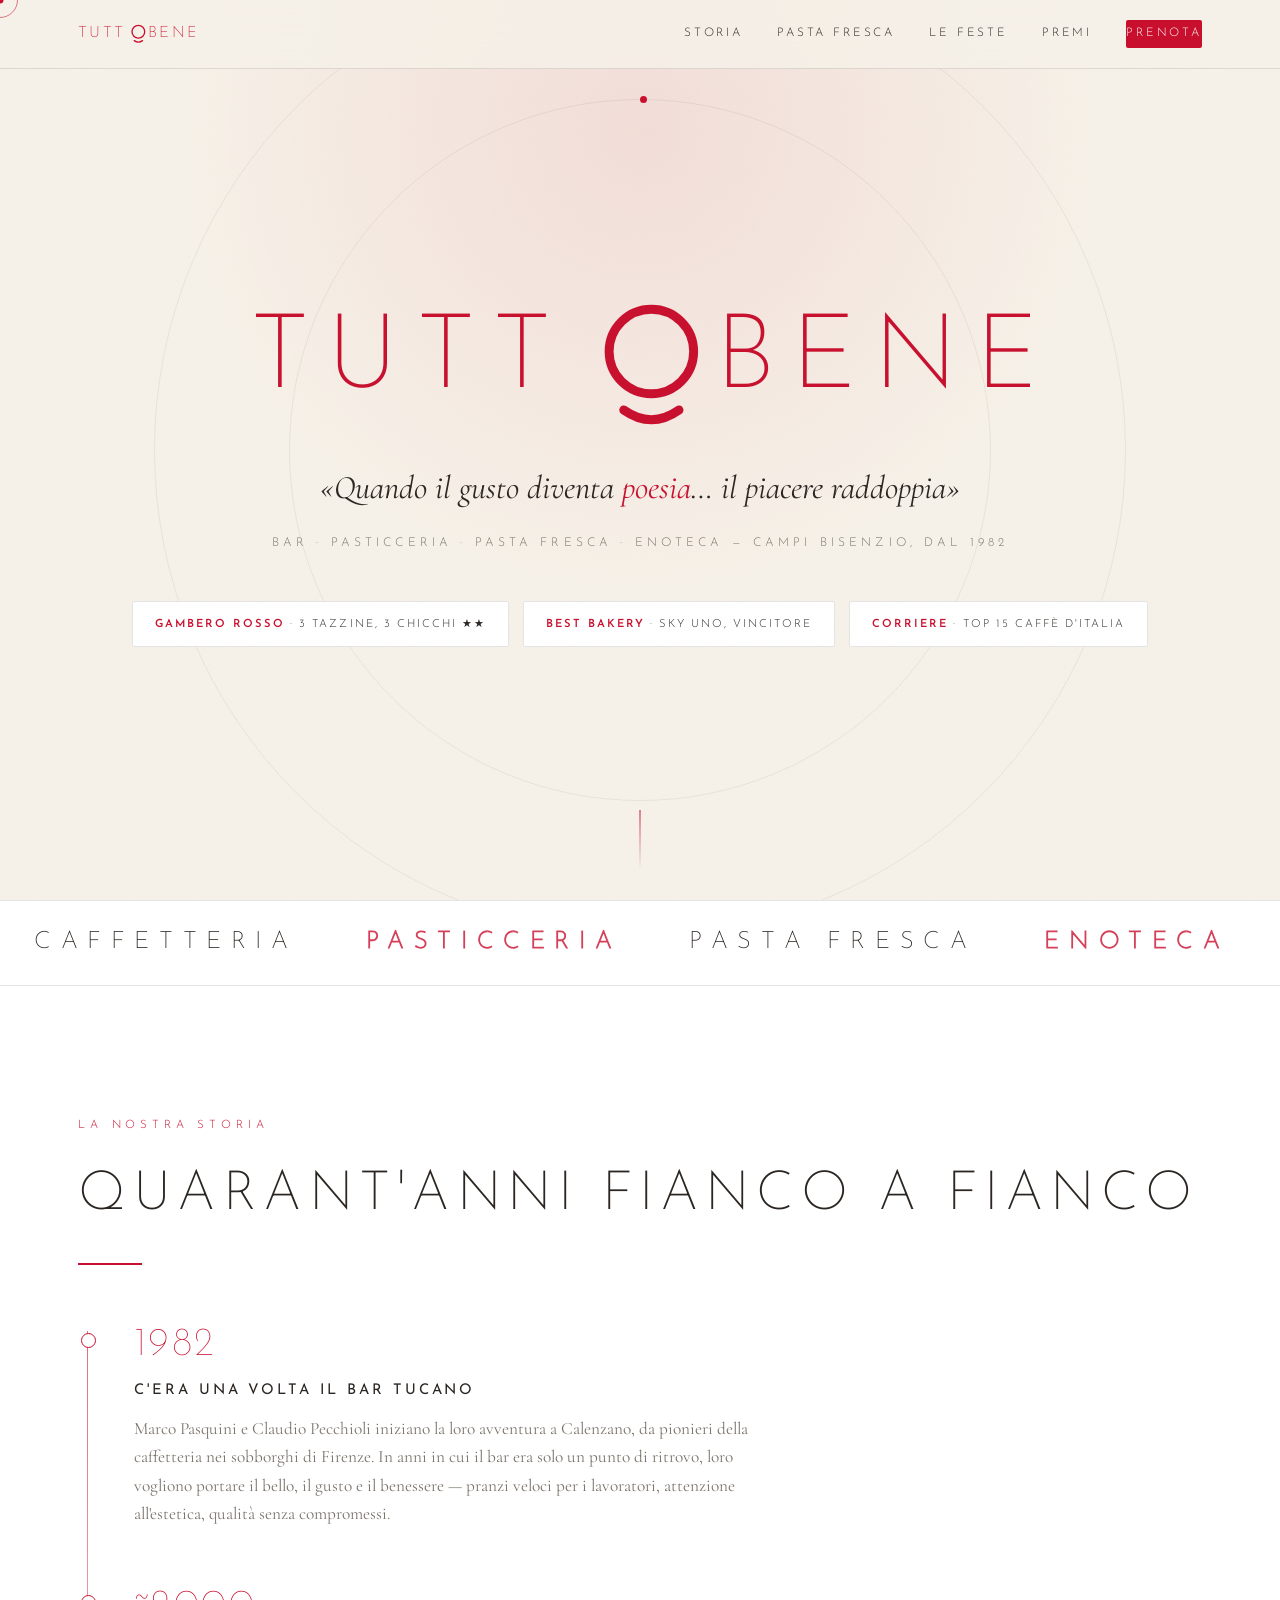
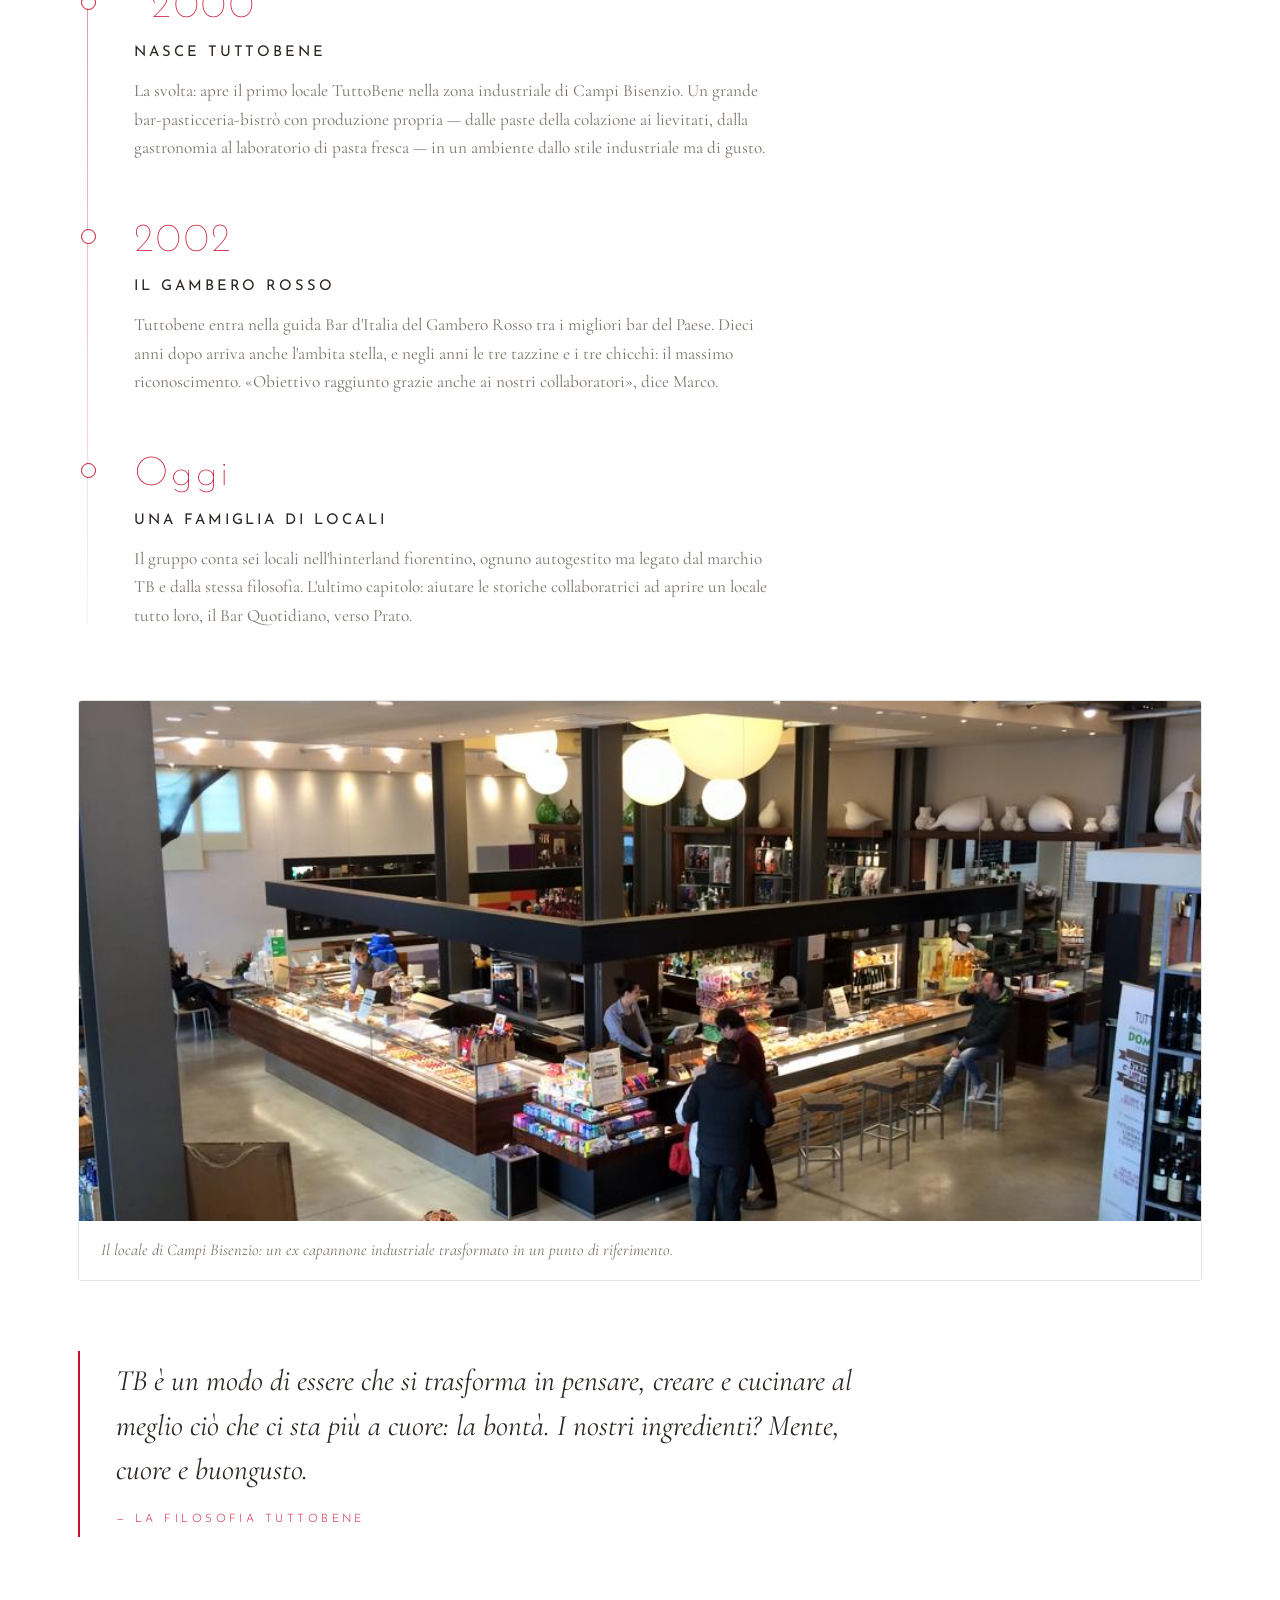
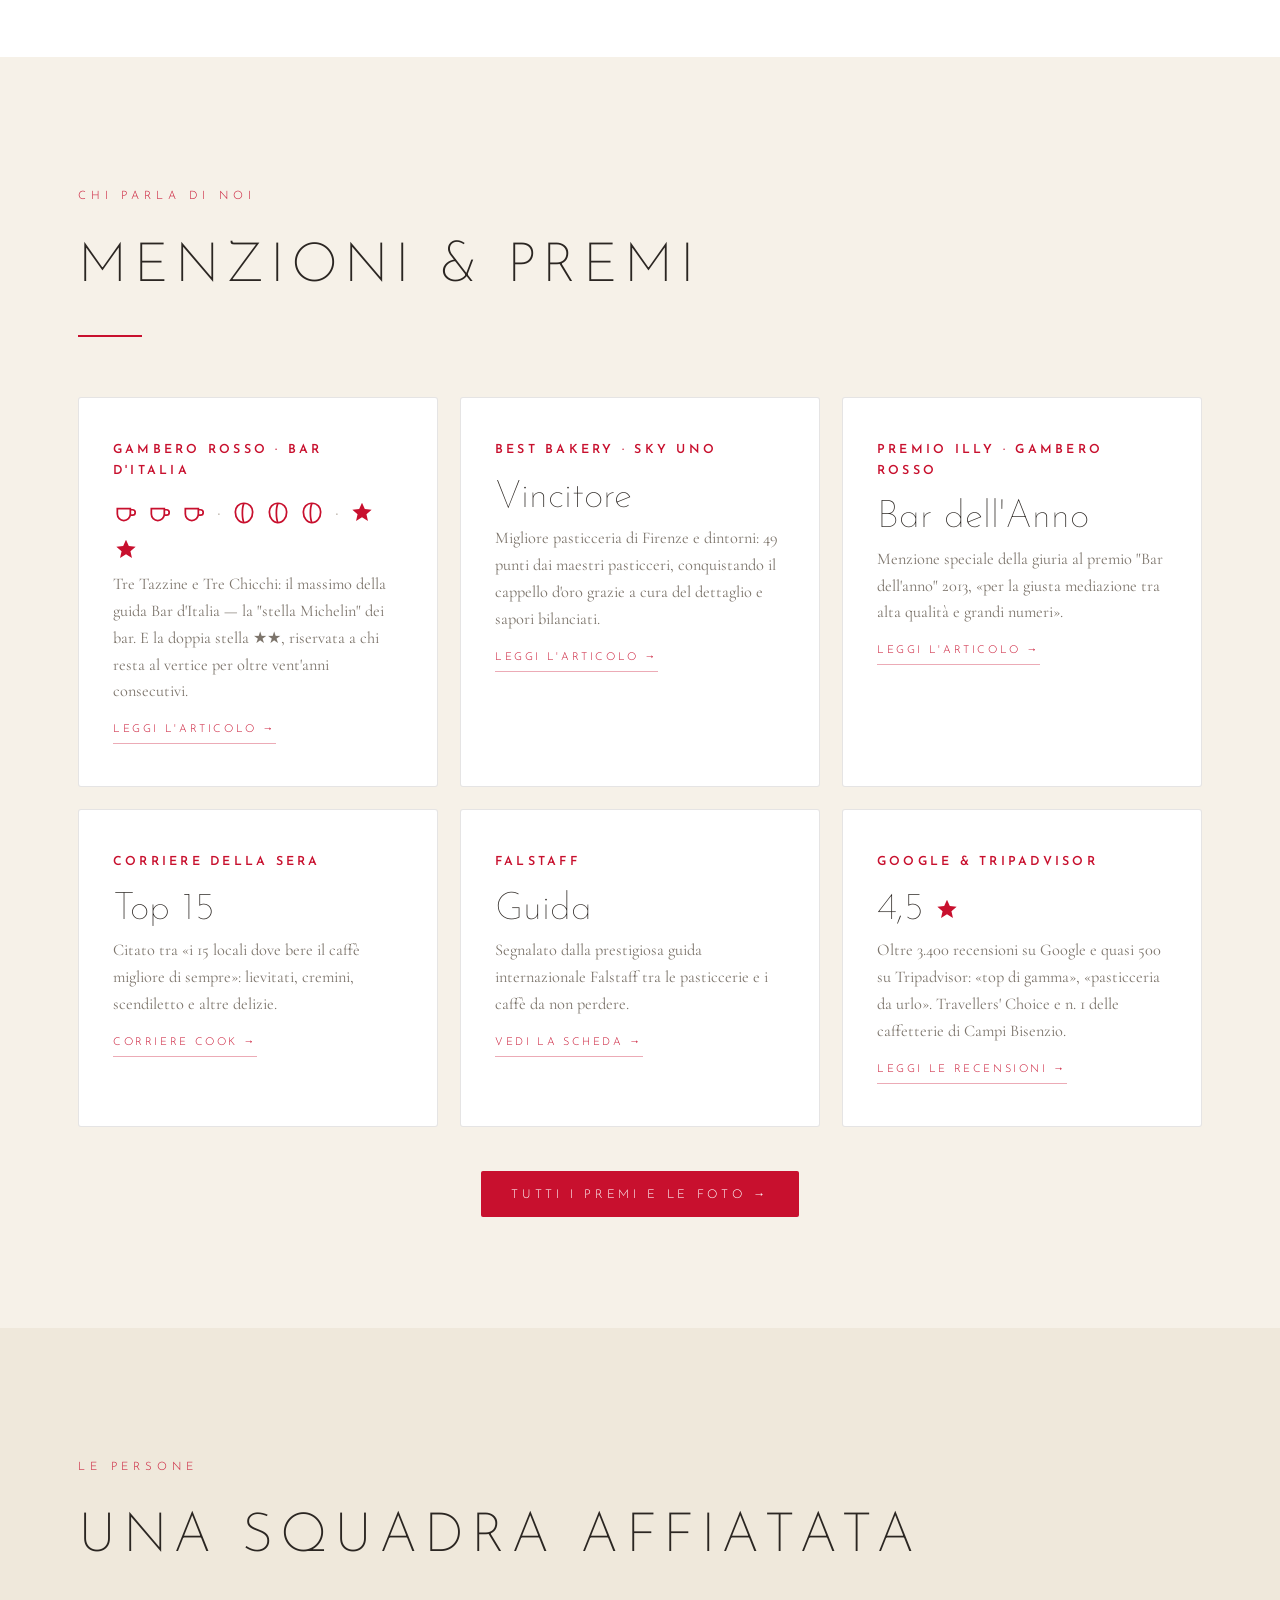
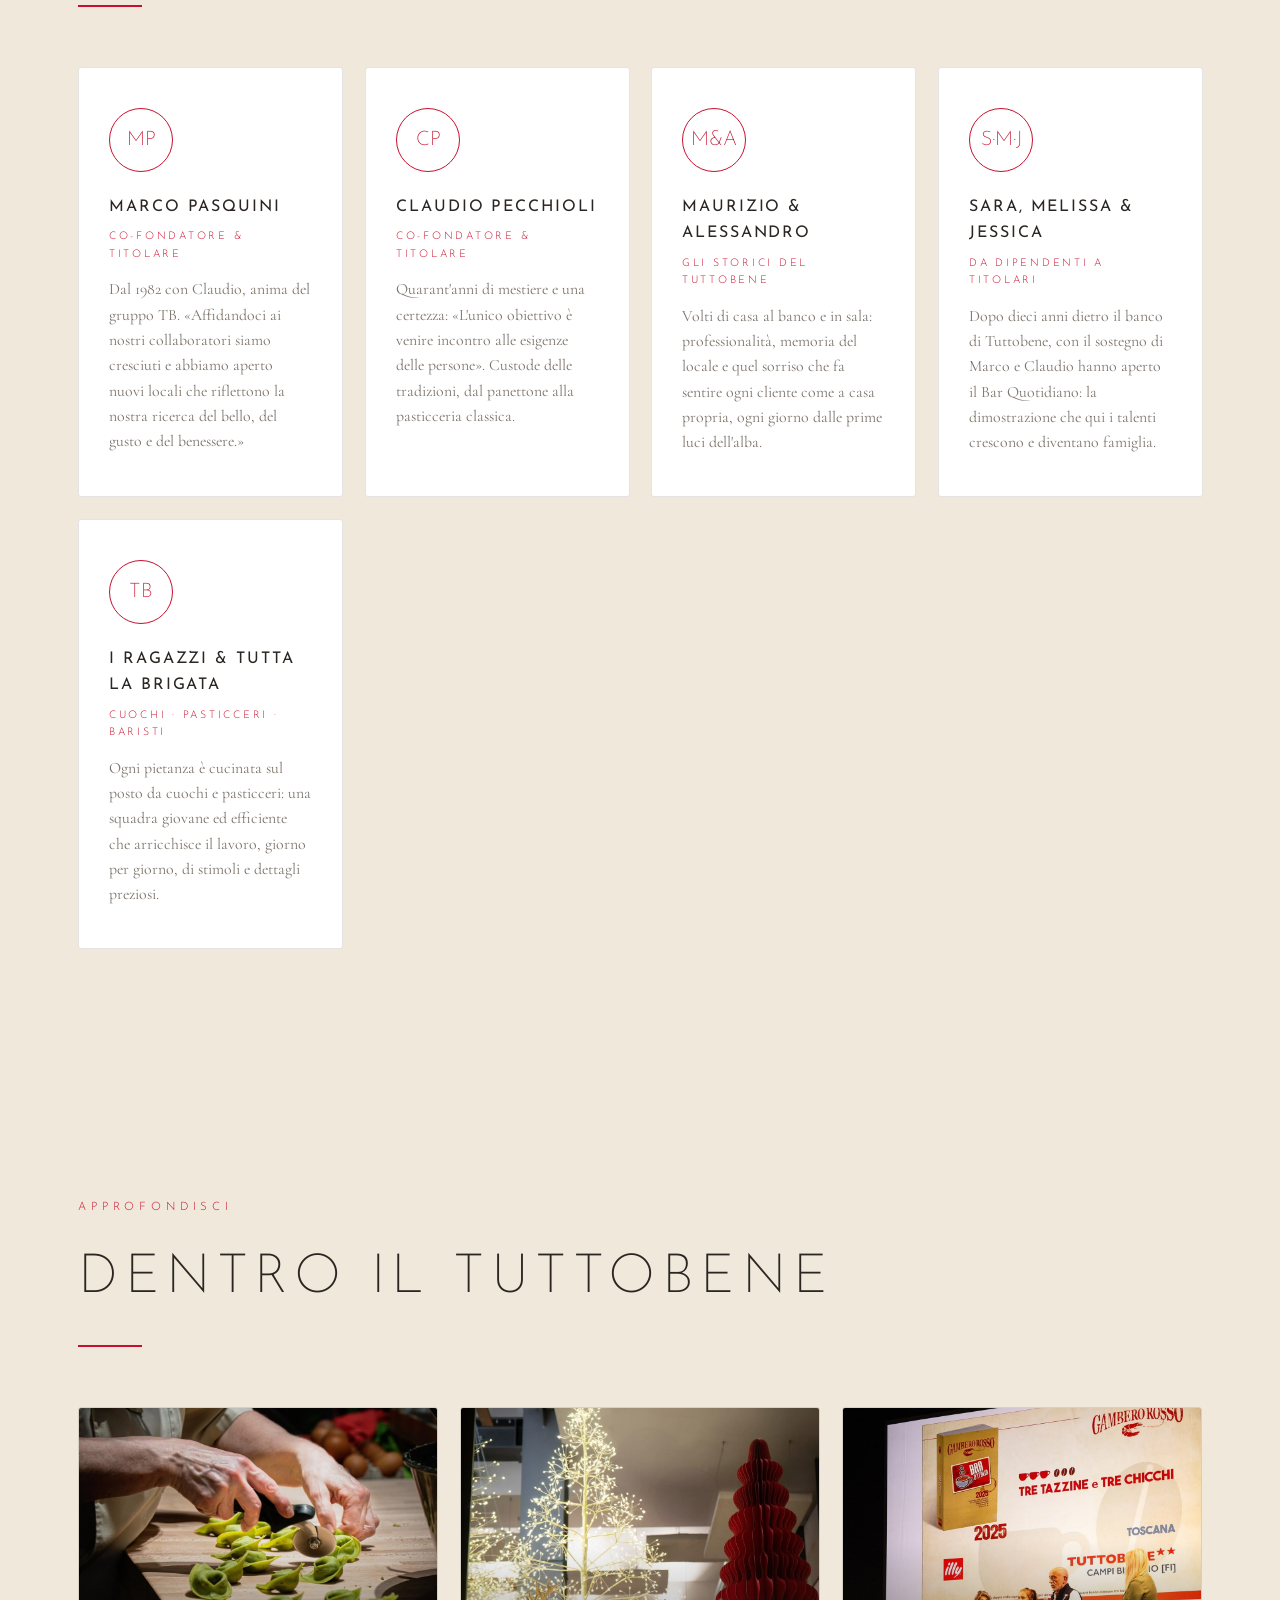
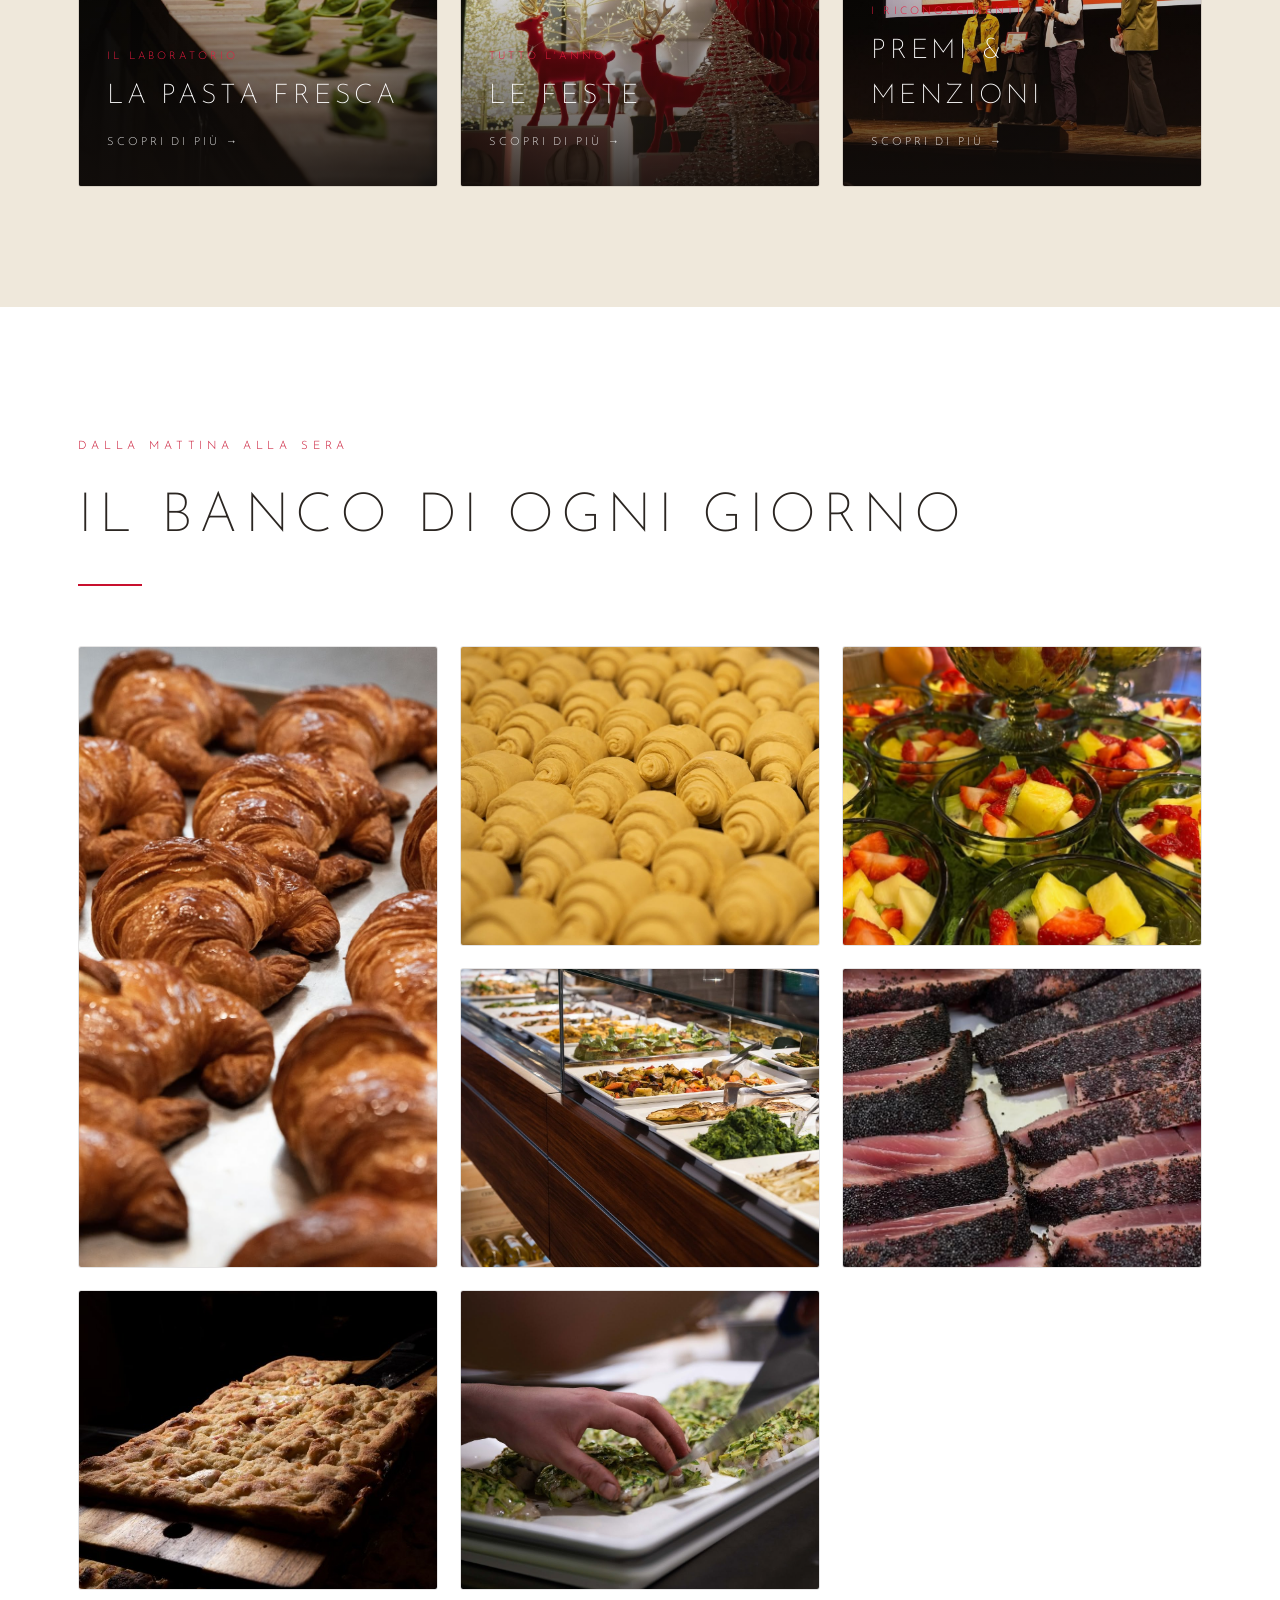
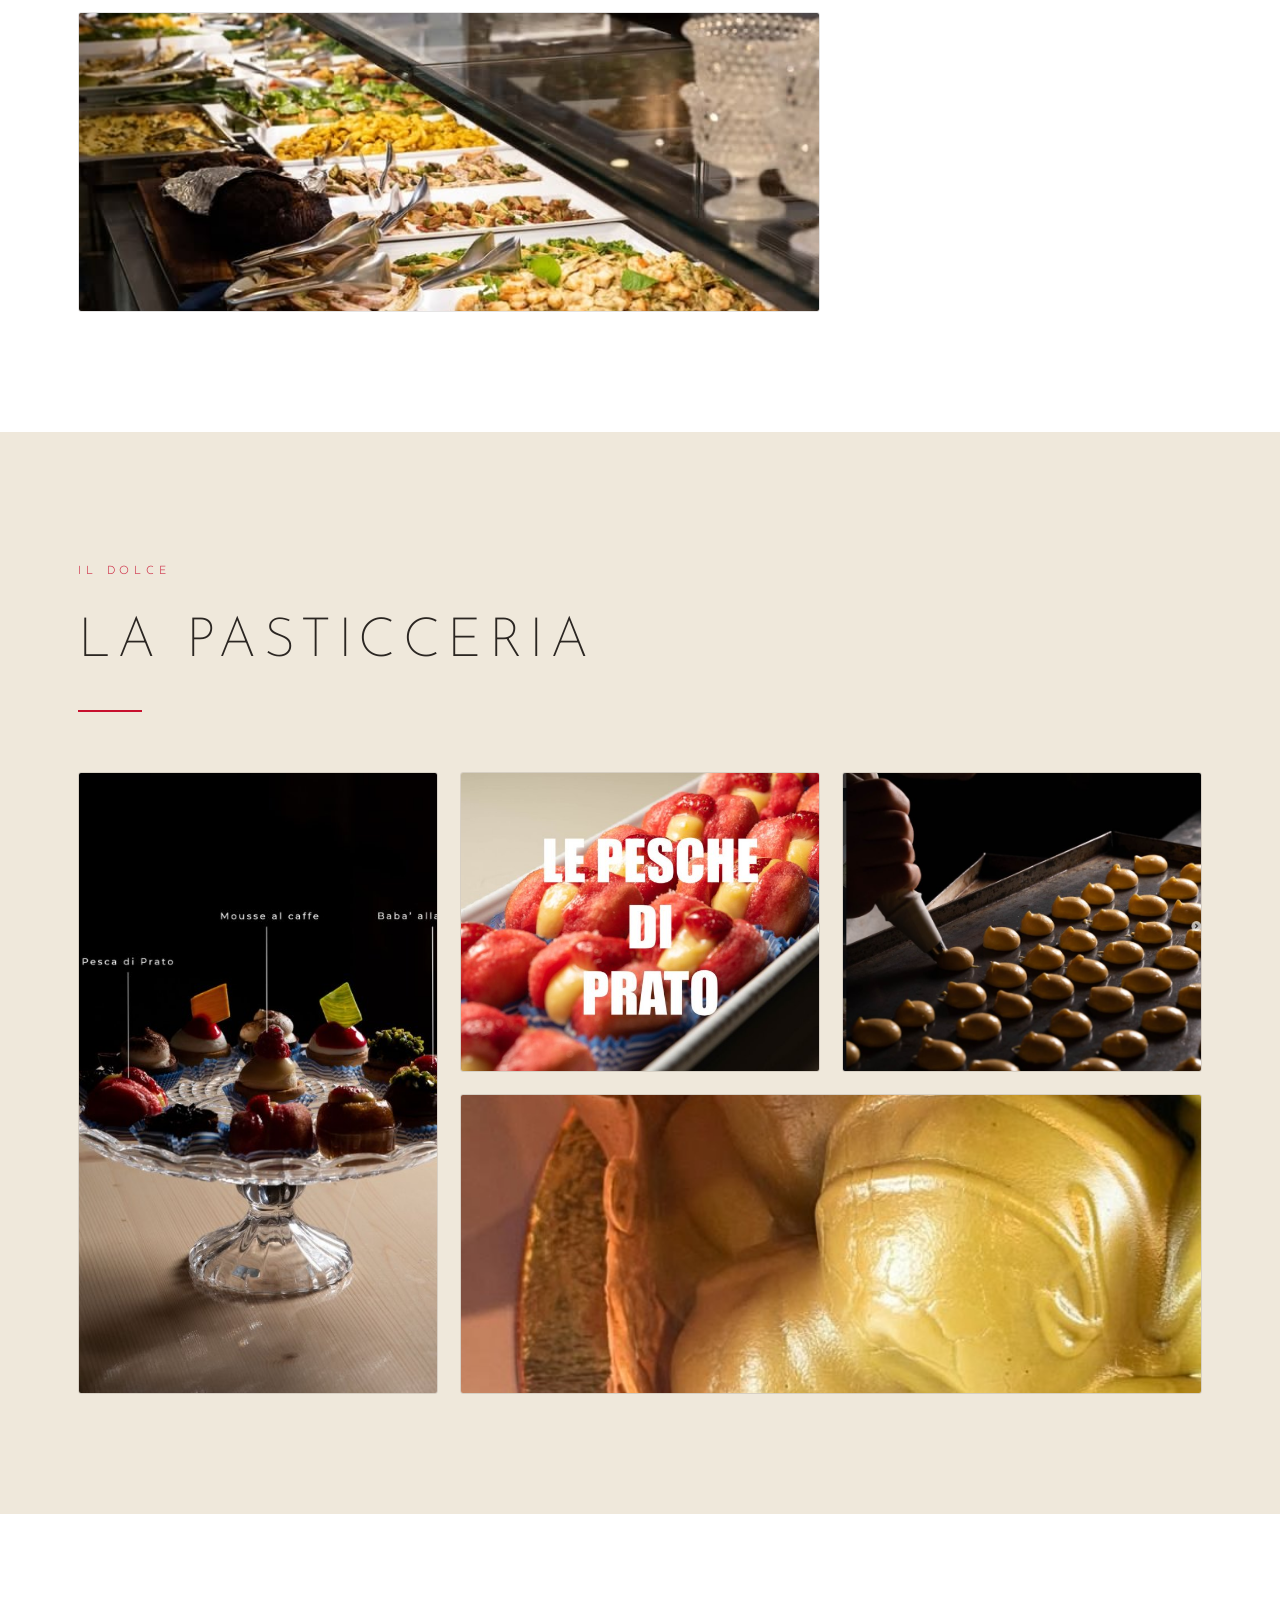
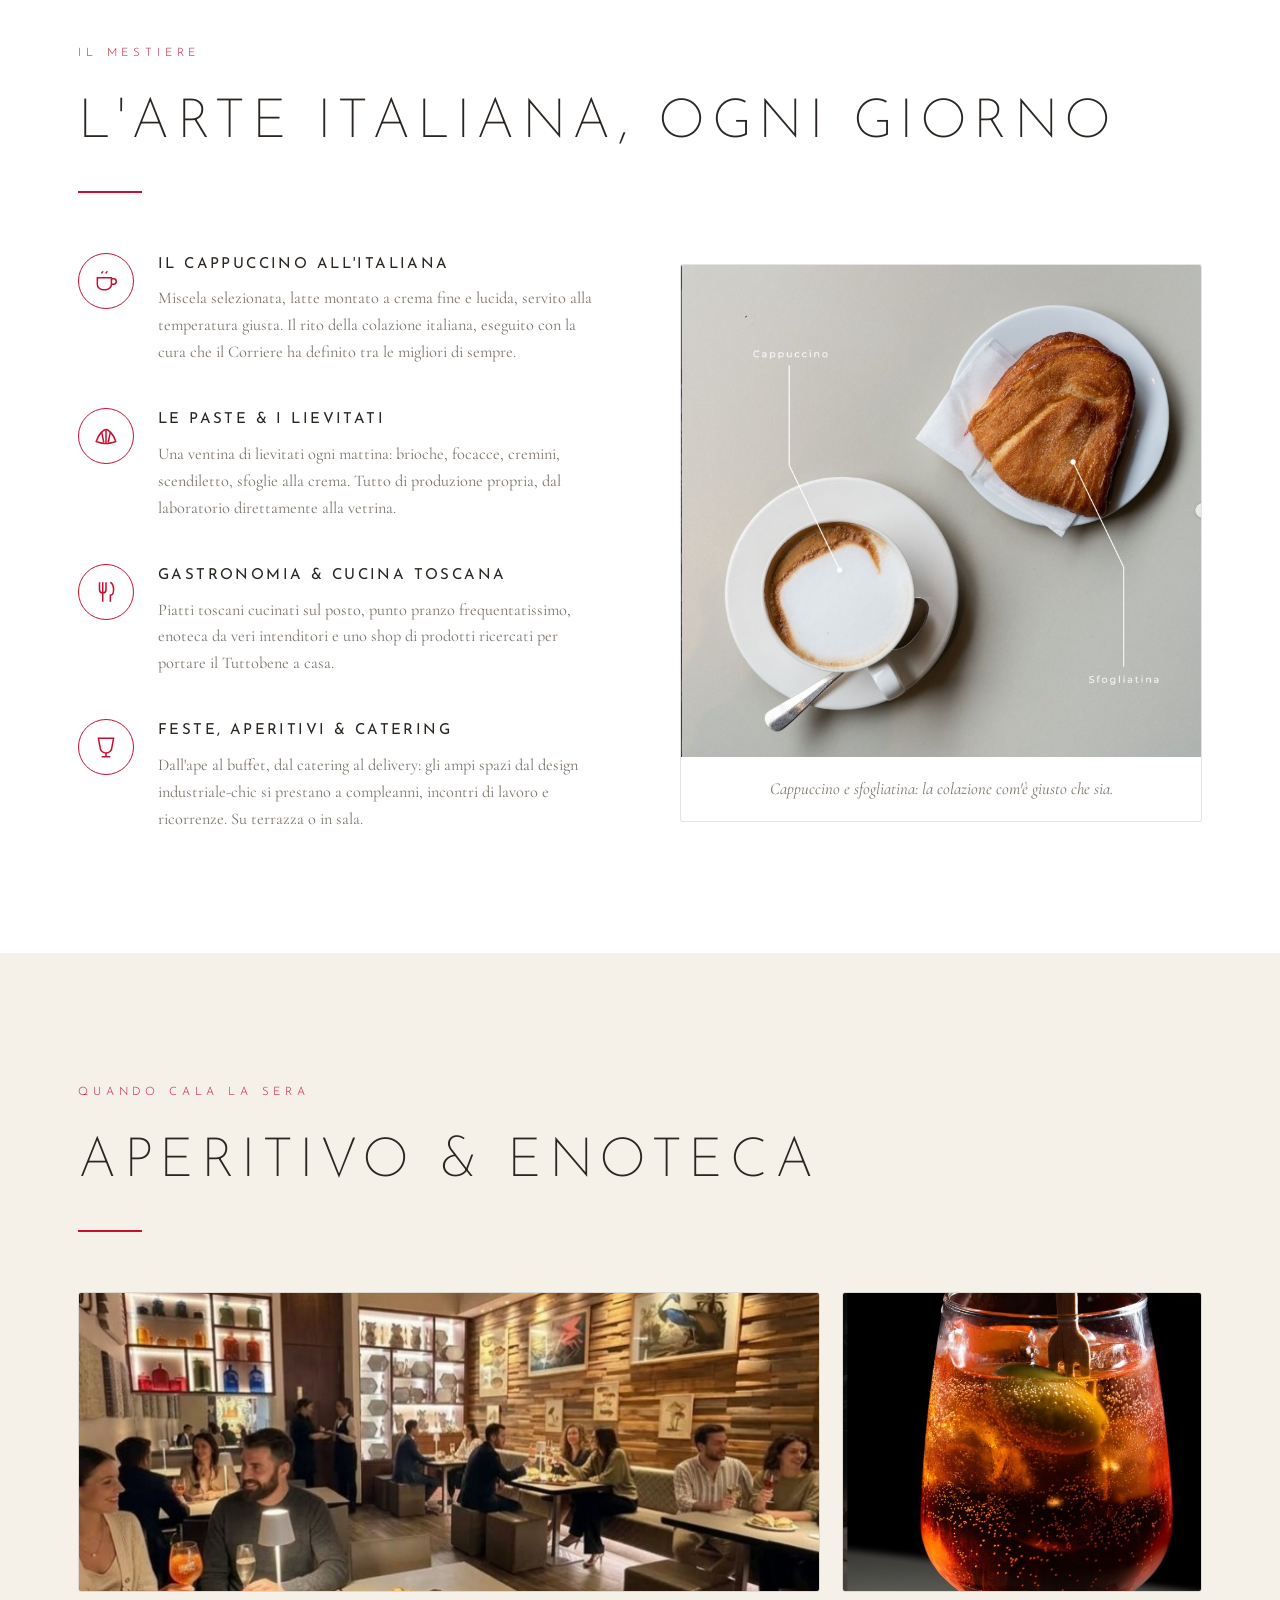
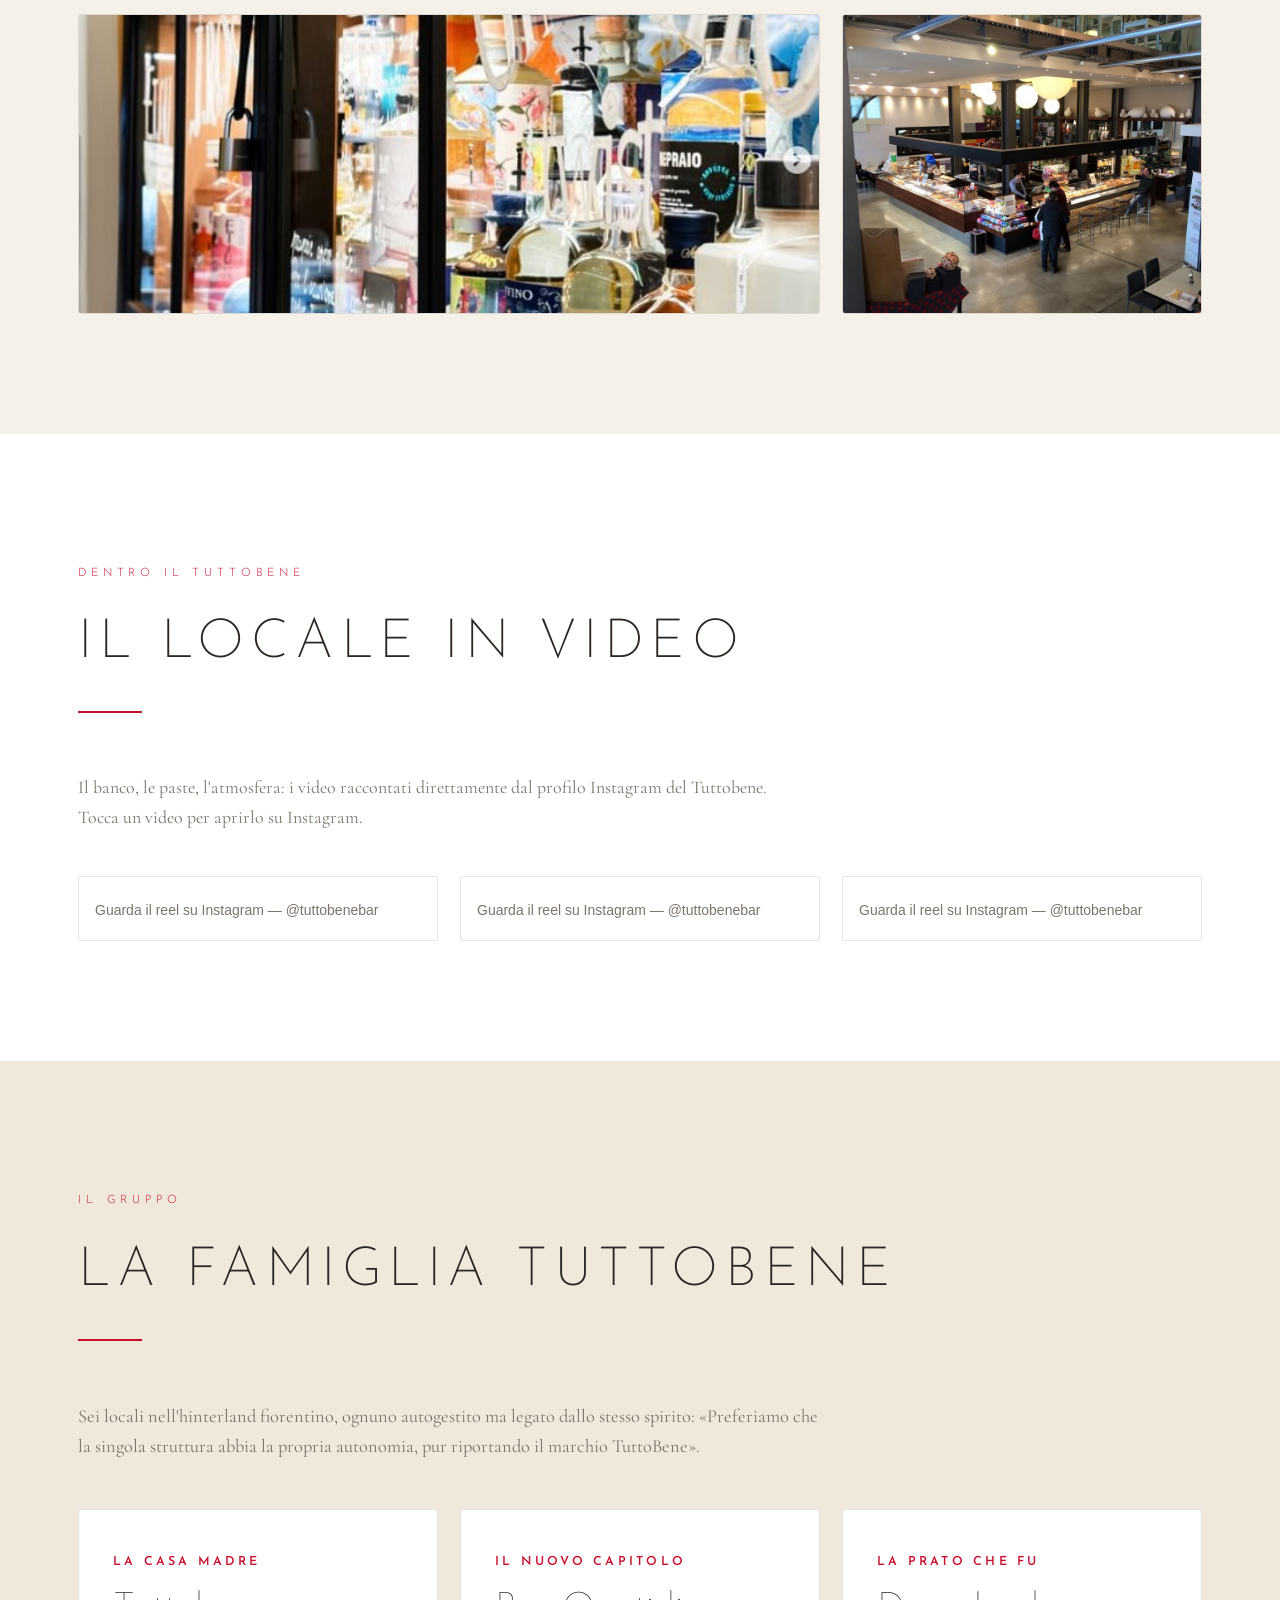
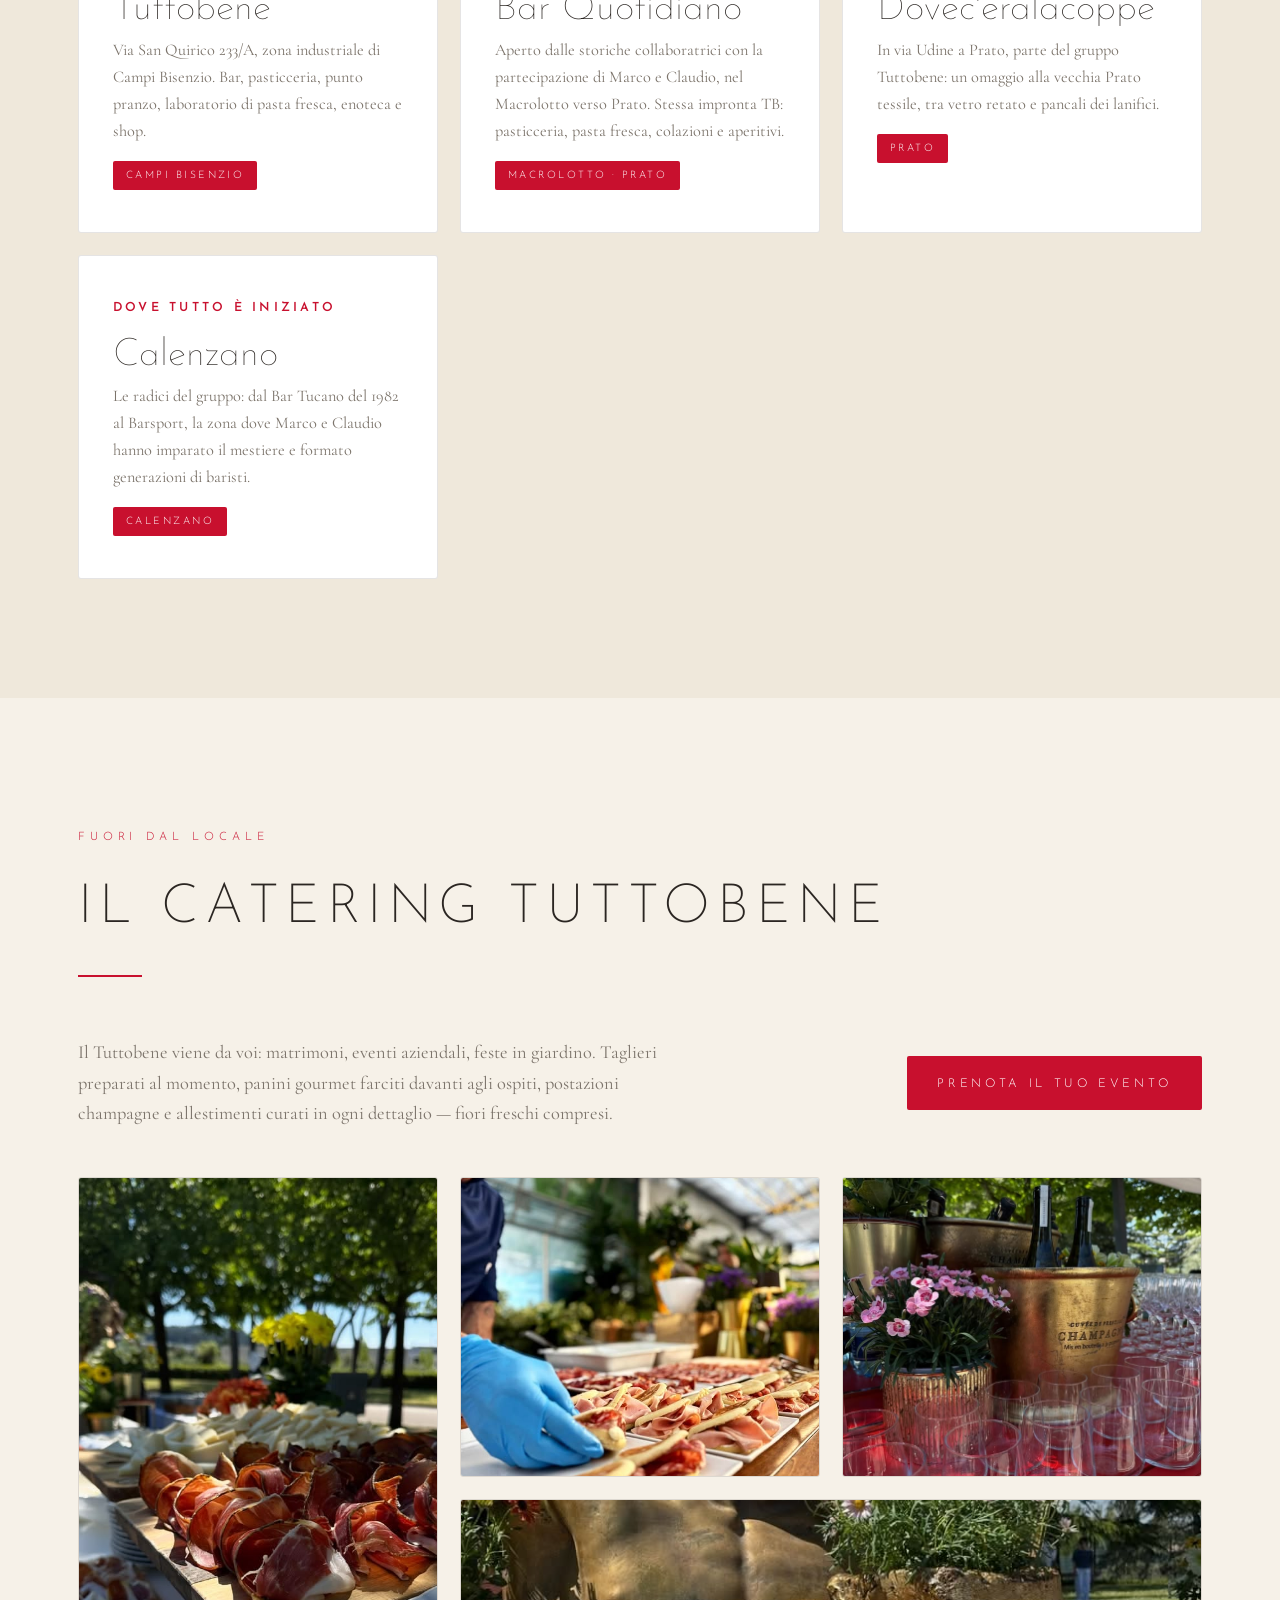
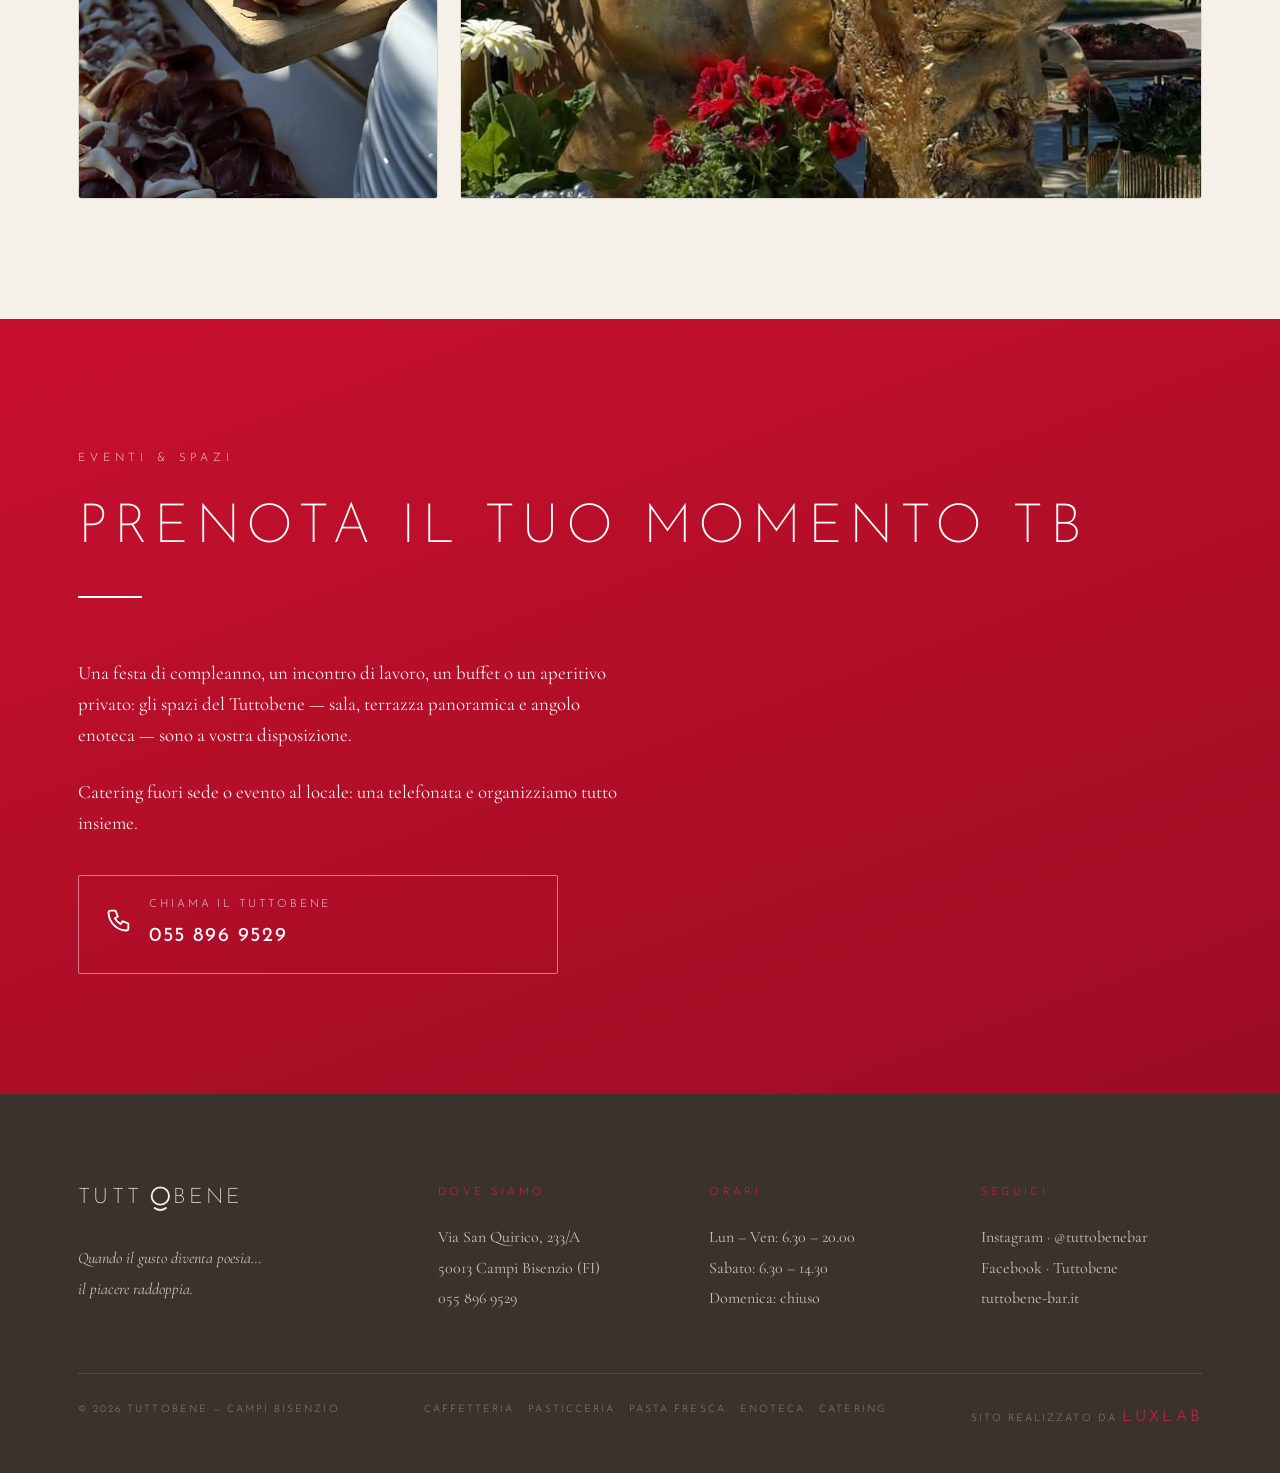
<file: index.html>
<!DOCTYPE html>
<html lang="it">
<head>
<meta charset="UTF-8">
<meta name="viewport" content="width=device-width, initial-scale=1.0">
<title>Tuttobene — Quando il gusto diventa poesia</title>
<link rel="preconnect" href="https://fonts.googleapis.com">
<link rel="preconnect" href="https://fonts.gstatic.com" crossorigin>
<link href="https://fonts.googleapis.com/css2?family=Josefin+Sans:wght@100;200;300;400;600&family=Cormorant+Garamond:ital,wght@0,400;0,500;0,600;1,400;1,500&display=swap" rel="stylesheet">
<link rel="stylesheet" href="style.css">
</head>
<body>

<div class="progress" id="progress"></div>
<div class="cursor-dot" id="cDot"></div>
<div class="cursor-ring" id="cRing"></div>

<svg width="0" height="0" style="position:absolute">
  <defs>
    <g id="tb-logo">
      <text x="0" y="58" font-family="'Josefin Sans',sans-serif" font-weight="200" font-size="64" letter-spacing="10" fill="currentColor">TUTT</text>
      <circle cx="247" cy="36" r="26" fill="none" stroke="currentColor" stroke-width="5.5"/>
      <path d="M 230 72 Q 247 84 264 72" fill="none" stroke="currentColor" stroke-width="5.5" stroke-linecap="round"/>
      <text x="286" y="58" font-family="'Josefin Sans',sans-serif" font-weight="200" font-size="64" letter-spacing="10" fill="currentColor">BENE</text>
    </g>
  </defs>
</svg>

<nav id="nav">
  <div class="nav-inner">
    <a class="nav-logo" href="index.html" aria-label="Tuttobene" style="color:var(--rosso)">
      <svg viewBox="0 0 480 90"><use href="#tb-logo"/></svg>
    </a>
    <div class="nav-links">
      <a href="index.html#storia">Storia</a>
      <a href="pasta.html">Pasta Fresca</a>
      <a href="feste.html">Le Feste</a>
      <a href="premi.html">Premi</a>
      <a href="index.html#prenota" class="nav-cta">Prenota</a>
      <button class="burger" id="burger" aria-label="Apri menu"><span></span><span></span><span></span></button>
    </div>
  </div>
</nav>
<div class="mobile-menu" id="mobileMenu">
  <button class="mm-close" id="mmClose" aria-label="Chiudi menu">×</button>
  <a href="index.html">Home</a>
  <a href="index.html#storia">Storia</a>
  <a href="pasta.html">Pasta Fresca</a>
  <a href="feste.html">Le Feste</a>
  <a href="premi.html">Premi & Menzioni</a>
  <a href="index.html#catering">Catering</a>
  <a href="index.html#prenota" class="mm-cta">Prenota</a>
</div>

<header id="top">
  <div class="hero-glow"></div>
  <div class="hero-ring r1"></div>
  <div class="hero-ring r2"></div>
  <div class="hero-inner">
    <div class="hero-logo" id="heroLogo">
      <svg viewBox="0 0 480 95"><use href="#tb-logo"/></svg>
    </div>
    <p class="hero-motto">«Quando il gusto diventa <em>poesia</em>… il piacere raddoppia»</p>
    <p class="hero-sub">Bar · Pasticceria · Pasta Fresca · Enoteca — Campi Bisenzio, dal 1982</p>
    <div class="hero-badges">
      <div class="badge"><b>Gambero Rosso</b> · 3 tazzine, 3 chicchi ★★</div>
      <div class="badge"><b>Best Bakery</b> · Sky Uno, vincitore</div>
      <div class="badge"><b>Corriere</b> · Top 15 caffè d'Italia</div>
    </div>
  </div>
  <div class="scroll-hint"></div>
</header>

<div class="marquee" aria-hidden="true">
  <div class="marquee-track" id="mq">
    <span>Caffetteria</span><span class="alt">Pasticceria</span><span>Pasta Fresca</span><span class="alt">Enoteca</span><span>Gastronomia</span><span class="alt">Catering</span><span>Aperitivi</span><span class="alt">Dal 1982</span>
  </div>
</div>

<section id="storia">
  <div class="wrap">
    <div class="sec-head reveal">
      <span class="label">La nostra storia</span>
      <h2>Quarant'anni fianco a fianco</h2>
      <div class="rule"></div>
    </div>
    <div class="timeline">
      <div class="t-item reveal">
        <div class="t-year">1982</div>
        <h3>C'era una volta il Bar Tucano</h3>
        <p>Marco Pasquini e Claudio Pecchioli iniziano la loro avventura a Calenzano, da pionieri della caffetteria nei sobborghi di Firenze. In anni in cui il bar era solo un punto di ritrovo, loro vogliono portare il bello, il gusto e il benessere — pranzi veloci per i lavoratori, attenzione all'estetica, qualità senza compromessi.</p>
      </div>
      <div class="t-item reveal">
        <div class="t-year">~2000</div>
        <h3>Nasce Tuttobene</h3>
        <p>La svolta: apre il primo locale TuttoBene nella zona industriale di Campi Bisenzio. Un grande bar-pasticceria-bistrò con produzione propria — dalle paste della colazione ai lievitati, dalla gastronomia al laboratorio di pasta fresca — in un ambiente dallo stile industriale ma di gusto.</p>
      </div>
      <div class="t-item reveal">
        <div class="t-year">2002</div>
        <h3>Il Gambero Rosso</h3>
        <p>Tuttobene entra nella guida Bar d'Italia del Gambero Rosso tra i migliori bar del Paese. Dieci anni dopo arriva anche l'ambita stella, e negli anni le tre tazzine e i tre chicchi: il massimo riconoscimento. «Obiettivo raggiunto grazie anche ai nostri collaboratori», dice Marco.</p>
      </div>
      <div class="t-item reveal">
        <div class="t-year">Oggi</div>
        <h3>Una famiglia di locali</h3>
        <p>Il gruppo conta sei locali nell'hinterland fiorentino, ognuno autogestito ma legato dal marchio TB e dalla stessa filosofia. L'ultimo capitolo: aiutare le storiche collaboratrici ad aprire un locale tutto loro, il Bar Quotidiano, verso Prato.</p>
      </div>
    </div>
    <figure class="locale-wide reveal">
      <img src="img/locale-interno.jpg" alt="L'interno del Tuttobene: il grande bancone centrale e le lampade sferiche" loading="lazy">
      <figcaption>Il locale di Campi Bisenzio: un ex capannone industriale trasformato in un punto di riferimento.</figcaption>
    </figure>
    <div class="quote-block reveal">
      <p>TB è un modo di essere che si trasforma in pensare, creare e cucinare al meglio ciò che ci sta più a cuore: la bontà. I nostri ingredienti? Mente, cuore e buongusto.</p>
      <cite>— La filosofia Tuttobene</cite>
    </div>
  </div>
</section>

<section id="menzioni" style="background:var(--beige)">
  <div class="wrap">
    <div class="sec-head reveal">
      <span class="label">Chi parla di noi</span>
      <h2>Menzioni & Premi</h2>
      <div class="rule"></div>
    </div>
    <div class="press-grid stagger">
      <div class="press-card tilt">
        <div class="src">Gambero Rosso · Bar d'Italia</div>
        <div class="chicchi">
          <svg viewBox="0 0 24 24" class="ico-svg"><path d="M4 8h12v5a6 6 0 0 1-12 0V8z" fill="none" stroke="currentColor" stroke-width="1.6"/><path d="M16 9h2a2.5 2.5 0 0 1 0 5h-2" fill="none" stroke="currentColor" stroke-width="1.6"/></svg>
          <svg viewBox="0 0 24 24" class="ico-svg"><path d="M4 8h12v5a6 6 0 0 1-12 0V8z" fill="none" stroke="currentColor" stroke-width="1.6"/><path d="M16 9h2a2.5 2.5 0 0 1 0 5h-2" fill="none" stroke="currentColor" stroke-width="1.6"/></svg>
          <svg viewBox="0 0 24 24" class="ico-svg"><path d="M4 8h12v5a6 6 0 0 1-12 0V8z" fill="none" stroke="currentColor" stroke-width="1.6"/><path d="M16 9h2a2.5 2.5 0 0 1 0 5h-2" fill="none" stroke="currentColor" stroke-width="1.6"/></svg>
          <span class="sep">·</span>
          <svg viewBox="0 0 24 24" class="ico-svg"><path d="M12 3C7 3 4 7 4 11c0 6 4 10 8 10s8-4 8-10c0-4-3-8-8-8z" fill="none" stroke="currentColor" stroke-width="1.6"/><path d="M12 3c-2 4-2 14 0 18" stroke="currentColor" stroke-width="1.6" fill="none"/></svg>
          <svg viewBox="0 0 24 24" class="ico-svg"><path d="M12 3C7 3 4 7 4 11c0 6 4 10 8 10s8-4 8-10c0-4-3-8-8-8z" fill="none" stroke="currentColor" stroke-width="1.6"/><path d="M12 3c-2 4-2 14 0 18" stroke="currentColor" stroke-width="1.6" fill="none"/></svg>
          <svg viewBox="0 0 24 24" class="ico-svg"><path d="M12 3C7 3 4 7 4 11c0 6 4 10 8 10s8-4 8-10c0-4-3-8-8-8z" fill="none" stroke="currentColor" stroke-width="1.6"/><path d="M12 3c-2 4-2 14 0 18" stroke="currentColor" stroke-width="1.6" fill="none"/></svg>
          <span class="sep">·</span>
          <svg viewBox="0 0 24 24" class="ico-svg"><path d="M12 2.5l2.6 5.8 6.3.6-4.8 4.2 1.4 6.2L12 16l-5.5 3.3 1.4-6.2-4.8-4.2 6.3-.6L12 2.5z" fill="currentColor"/></svg>
          <svg viewBox="0 0 24 24" class="ico-svg"><path d="M12 2.5l2.6 5.8 6.3.6-4.8 4.2 1.4 6.2L12 16l-5.5 3.3 1.4-6.2-4.8-4.2 6.3-.6L12 2.5z" fill="currentColor"/></svg>
        </div>
        <p>Tre Tazzine e Tre Chicchi: il massimo della guida Bar d'Italia — la "stella Michelin" dei bar. E la doppia stella ★★, riservata a chi resta al vertice per oltre vent'anni consecutivi.</p>
        <a class="src-link" href="https://www.intoscana.it/it/guida-bar-ditalia-i-quattro-locali-in-toscana-dove-il-caffe-e-al-top/" target="_blank" rel="noopener">Leggi l'articolo →</a>
      </div>
      <div class="press-card tilt">
        <div class="src">Best Bakery · Sky Uno</div>
        <div class="big">Vincitore</div>
        <p>Migliore pasticceria di Firenze e dintorni: 49 punti dai maestri pasticceri, conquistando il cappello d'oro grazie a cura del dettaglio e sapori bilanciati.</p>
        <a class="src-link" href="https://www.firenzetoday.it/social/best-bakery-firenze-vince-tuttobene.html" target="_blank" rel="noopener">Leggi l'articolo →</a>
      </div>
      <div class="press-card tilt">
        <div class="src">Premio Illy · Gambero Rosso</div>
        <div class="big">Bar dell'Anno</div>
        <p>Menzione speciale della giuria al premio "Bar dell'anno" 2013, «per la giusta mediazione tra alta qualità e grandi numeri».</p>
        <a class="src-link" href="https://www.piananotizie.it/campi-bisenzio-tuttobene-riceve-la-menzione-speciale-del-premio-bar-dellanno/" target="_blank" rel="noopener">Leggi l'articolo →</a>
      </div>
      <div class="press-card tilt">
        <div class="src">Corriere della Sera</div>
        <div class="big">Top 15</div>
        <p>Citato tra «i 15 locali dove bere il caffè migliore di sempre»: lievitati, cremini, scendiletto e altre delizie.</p>
        <a class="src-link" href="https://www.corriere.it/cook/" target="_blank" rel="noopener">Corriere Cook →</a>
      </div>
      <div class="press-card tilt">
        <div class="src">Falstaff</div>
        <div class="big">Guida</div>
        <p>Segnalato dalla prestigiosa guida internazionale Falstaff tra le pasticcerie e i caffè da non perdere.</p>
        <a class="src-link" href="https://www.falstaff.com/it/pasticcerie/tuttobene" target="_blank" rel="noopener">Vedi la scheda →</a>
      </div>
      <div class="press-card tilt">
        <div class="src">Google & Tripadvisor</div>
        <div class="big" style="display:flex;align-items:center;gap:10px">4,5 <svg viewBox="0 0 24 24" width="26" height="26" style="color:var(--rosso)"><path d="M12 2.5l2.6 5.8 6.3.6-4.8 4.2 1.4 6.2L12 16l-5.5 3.3 1.4-6.2-4.8-4.2 6.3-.6L12 2.5z" fill="currentColor"/></svg></div>
        <p>Oltre 3.400 recensioni su Google e quasi 500 su Tripadvisor: «top di gamma», «pasticceria da urlo». Travellers' Choice e n. 1 delle caffetterie di Campi Bisenzio.</p>
        <a class="src-link" href="https://www.tripadvisor.it/Restaurant_Review-g676808-d2459313-Reviews-Bar_Pasticceria_Tuttobene-Campi_Bisenzio_Tuscany.html" target="_blank" rel="noopener">Leggi le recensioni →</a>
      </div>
    </div>
    <div style="text-align:center;margin-top:50px">
      <a class="cat-cta" href="premi.html">Tutti i premi e le foto →</a>
    </div>
  </div>
</section>

<section id="team">
  <div class="wrap">
    <div class="sec-head reveal">
      <span class="label">Le persone</span>
      <h2>Una squadra affiatata</h2>
      <div class="rule"></div>
    </div>
    <div class="team-grid stagger">
      <div class="t-card tilt">
        <div class="t-init">MP</div>
        <h3>Marco Pasquini</h3>
        <div class="t-role">Co-fondatore & Titolare</div>
        <p>Dal 1982 con Claudio, anima del gruppo TB. «Affidandoci ai nostri collaboratori siamo cresciuti e abbiamo aperto nuovi locali che riflettono la nostra ricerca del bello, del gusto e del benessere.»</p>
      </div>
      <div class="t-card tilt">
        <div class="t-init">CP</div>
        <h3>Claudio Pecchioli</h3>
        <div class="t-role">Co-fondatore & Titolare</div>
        <p>Quarant'anni di mestiere e una certezza: «L'unico obiettivo è venire incontro alle esigenze delle persone». Custode delle tradizioni, dal panettone alla pasticceria classica.</p>
      </div>
      <div class="t-card tilt">
        <div class="t-init">M&A</div>
        <h3>Maurizio & Alessandro</h3>
        <div class="t-role">Gli storici del Tuttobene</div>
        <p>Volti di casa al banco e in sala: professionalità, memoria del locale e quel sorriso che fa sentire ogni cliente come a casa propria, ogni giorno dalle prime luci dell'alba.</p>
      </div>
      <div class="t-card tilt">
        <div class="t-init">S·M·J</div>
        <h3>Sara, Melissa & Jessica</h3>
        <div class="t-role">Da dipendenti a titolari</div>
        <p>Dopo dieci anni dietro il banco di Tuttobene, con il sostegno di Marco e Claudio hanno aperto il Bar Quotidiano: la dimostrazione che qui i talenti crescono e diventano famiglia.</p>
      </div>
      <div class="t-card tilt">
        <div class="t-init">TB</div>
        <h3>I ragazzi & tutta la brigata</h3>
        <div class="t-role">Cuochi · Pasticceri · Baristi</div>
        <p>Ogni pietanza è cucinata sul posto da cuochi e pasticceri: una squadra giovane ed efficiente che arricchisce il lavoro, giorno per giorno, di stimoli e dettagli preziosi.</p>
      </div>
    </div>
  </div>
</section>

<!-- ============ APPROFONDIMENTI ============ -->
<section id="esplora" style="background:var(--beige2)">
  <div class="wrap">
    <div class="sec-head reveal">
      <span class="label">Approfondisci</span>
      <h2>Dentro il Tuttobene</h2>
      <div class="rule"></div>
    </div>
    <div class="teaser-grid stagger">
      <a class="teaser" href="pasta.html">
        <img src="img/tortelloni-verdi.jpg" alt="I tortelloni verdi del laboratorio di pasta fresca" loading="lazy">
        <div class="t-overlay">
          <span class="t-label">Il laboratorio</span>
          <h3>La Pasta Fresca</h3>
          <span class="t-go">Scopri di più →</span>
        </div>
      </a>
      <a class="teaser" href="feste.html">
        <img src="img/natale-vetrina.jpg" alt="La vetrina natalizia del Tuttobene" loading="lazy">
        <div class="t-overlay">
          <span class="t-label">Tutto l'anno</span>
          <h3>Le Feste</h3>
          <span class="t-go">Scopri di più →</span>
        </div>
      </a>
      <a class="teaser" href="premi.html">
        <img src="img/premiazione-palco.jpg" alt="La premiazione del Gambero Rosso" loading="lazy">
        <div class="t-overlay">
          <span class="t-label">I riconoscimenti</span>
          <h3>Premi & Menzioni</h3>
          <span class="t-go">Scopri di più →</span>
        </div>
      </a>
    </div>
  </div>
</section>

<section id="banco" style="background:var(--bianco)">
  <div class="wrap">
    <div class="sec-head reveal">
      <span class="label">Dalla mattina alla sera</span>
      <h2>Il banco di ogni giorno</h2>
      <div class="rule"></div>
    </div>
    <div class="cat-grid stagger">
      <figure class="cat-item big">
        <img src="img/cornetti-sfornati.jpg" alt="Cornetti appena sfornati, lucidi di doratura" loading="lazy">
        <figcaption><span>01</span> I cornetti appena usciti dal forno, ogni mattina alle 6.30</figcaption>
      </figure>
      <figure class="cat-item">
        <img src="img/cornetti-crudi.jpg" alt="Cornetti in lievitazione nel laboratorio" loading="lazy">
        <figcaption><span>02</span> La lievitazione notturna nel laboratorio</figcaption>
      </figure>
      <figure class="cat-item">
        <img src="img/macedonia.jpg" alt="Coppe di macedonia con fragole, kiwi e ananas" loading="lazy">
        <figcaption><span>03</span> Macedonia di frutta fresca, tagliata al momento</figcaption>
      </figure>
      <figure class="cat-item">
        <img src="img/banco-gastronomia.jpg" alt="Il bancone della gastronomia con verdure e piatti pronti" loading="lazy">
        <figcaption><span>04</span> La gastronomia: verdure, zucchine ripiene e piatti del giorno</figcaption>
      </figure>
      <figure class="cat-item">
        <img src="img/tonno-papavero.jpg" alt="Tonno in crosta di semi di papavero affettato" loading="lazy">
        <figcaption><span>05</span> Il tonno in crosta di semi di papavero</figcaption>
      </figure>
      <figure class="cat-item">
        <img src="img/schiacciata.png" alt="Schiacciata farcita appena sfornata sul tagliere" loading="lazy">
        <figcaption><span>06</span> La schiacciata farcita, dal forno al tagliere</figcaption>
      </figure>
      <figure class="cat-item">
        <img src="img/pesce-zucchine.jpg" alt="Filetti di pesce in crosta di zucchine impiattati a mano" loading="lazy">
        <figcaption><span>07</span> Il pesce in crosta di zucchine, impiattato uno a uno</figcaption>
      </figure>
      <figure class="cat-item wide">
        <img src="img/banco-pranzo.jpg" alt="Il banco del pranzo al completo: primi, secondi, verdure e insalate" loading="lazy">
        <figcaption><span>08</span> Il banco del pranzo al completo: arrosti, gamberi, riso venere e verdure di stagione</figcaption>
      </figure>
    </div>
  </div>
</section>

<section id="pasticceria" style="background:var(--beige2)">
  <div class="wrap">
    <div class="sec-head reveal">
      <span class="label">Il dolce</span>
      <h2>La pasticceria</h2>
      <div class="rule"></div>
    </div>
    <div class="cat-grid stagger">
      <figure class="cat-item big">
        <img src="img/mignon.png" alt="Alzata di mignon: Pesca di Prato, mousse al caffè, babà alla crema" loading="lazy">
        <figcaption><span>01</span> I mignon: Pesca di Prato, mousse al caffè, babà alla crema</figcaption>
      </figure>
      <figure class="cat-item">
        <img src="img/pesche-di-prato.png" alt="Le Pesche di Prato con crema e alchermes" loading="lazy">
        <figcaption><span>02</span> Le Pesche di Prato: il dolce della tradizione, con alchermes e crema</figcaption>
      </figure>
      <figure class="cat-item">
        <img src="img/bigne-laboratorio.png" alt="Bignè formati a mano con la sac à poche in laboratorio" loading="lazy">
        <figcaption><span>03</span> I bignè, uno a uno dalla sac à poche</figcaption>
      </figure>
      <figure class="cat-item wide">
        <img src="img/torta-pistacchio.png" alt="Torta al pistacchio con medaglione di cioccolato Tuttobene" loading="lazy">
        <figcaption><span>04</span> Le torte su ordinazione, firmate col medaglione Tuttobene</figcaption>
      </figure>
    </div>
  </div>
</section>

<section id="arte">
  <div class="wrap">
    <div class="sec-head reveal">
      <span class="label">Il mestiere</span>
      <h2>L'arte italiana, ogni giorno</h2>
      <div class="rule"></div>
    </div>
    <div class="craft-grid">
      <div>
        <div class="craft-item reveal">
          <div class="craft-ico"><svg viewBox="0 0 24 24"><path d="M4 9h13v6a5 5 0 0 1-5 5H9a5 5 0 0 1-5-5V9z"/><path d="M17 10h2a2.5 2.5 0 0 1 0 5h-2"/><path d="M8 5c0-1 1-1 1-2M12 5c0-1 1-1 1-2"/></svg></div>
          <div>
            <h3>Il cappuccino all'italiana</h3>
            <p>Miscela selezionata, latte montato a crema fine e lucida, servito alla temperatura giusta. Il rito della colazione italiana, eseguito con la cura che il Corriere ha definito tra le migliori di sempre.</p>
          </div>
        </div>
        <div class="craft-item reveal">
          <div class="craft-ico"><svg viewBox="0 0 24 24"><path d="M3 17c2-7 7-11 9-11s7 4 9 11c-3 1-6 2-9 2s-6-1-9-2z"/><path d="M12 6v13M8 8.5 10 18M16 8.5 14 18"/></svg></div>
          <div>
            <h3>Le paste & i lievitati</h3>
            <p>Una ventina di lievitati ogni mattina: brioche, focacce, cremini, scendiletto, sfoglie alla crema. Tutto di produzione propria, dal laboratorio direttamente alla vetrina.</p>
          </div>
        </div>
        <div class="craft-item reveal">
          <div class="craft-ico"><svg viewBox="0 0 24 24"><path d="M6 3v7a3 3 0 0 0 6 0V3M9 3v18M16 3c2 1 3 4 3 7s-1 5-3 5v6"/></svg></div>
          <div>
            <h3>Gastronomia & cucina toscana</h3>
            <p>Piatti toscani cucinati sul posto, punto pranzo frequentatissimo, enoteca da veri intenditori e uno shop di prodotti ricercati per portare il Tuttobene a casa.</p>
          </div>
        </div>
        <div class="craft-item reveal">
          <div class="craft-ico"><svg viewBox="0 0 24 24"><path d="M8 21h8M12 17v4M5 4h14l-1.5 8a5.5 5.5 0 0 1-11 0L5 4z"/></svg></div>
          <div>
            <h3>Feste, aperitivi & catering</h3>
            <p>Dall'ape al buffet, dal catering al delivery: gli ampi spazi dal design industriale-chic si prestano a compleanni, incontri di lavoro e ricorrenze. Su terrazza o in sala.</p>
          </div>
        </div>
      </div>
      <figure class="arte-photo reveal">
        <img src="img/cappuccino-sfogliatina.png" alt="Cappuccino e sfogliatina del Tuttobene" loading="lazy">
        <figcaption>Cappuccino e sfogliatina: la colazione com'è giusto che sia.</figcaption>
      </figure>
    </div>
  </div>
</section>

<section id="aperitivo" style="background:var(--beige)">
  <div class="wrap">
    <div class="sec-head reveal">
      <span class="label">Quando cala la sera</span>
      <h2>Aperitivo & Enoteca</h2>
      <div class="rule"></div>
    </div>
    <div class="cat-grid stagger">
      <figure class="cat-item wide">
        <img src="img/sala-aperitivo.png" alt="La sala del Tuttobene all'ora dell'aperitivo con taglieri sui tavoli" loading="lazy">
        <figcaption><span>01</span> L'ora dell'aperitivo: taglieri, crostini e calici nella sala</figcaption>
      </figure>
      <figure class="cat-item">
        <img src="img/spritz.png" alt="Spritz con oliva su forchettina di legno" loading="lazy">
        <figcaption><span>02</span> Lo spritz della casa, con l'oliva</figcaption>
      </figure>
      <figure class="cat-item wide">
        <img src="img/vetrina-gin.png" alt="La vetrina dei gin e distillati in edizione limitata" loading="lazy">
        <figcaption><span>03</span> La vetrina dei distillati: gin ed edizioni limitate da intenditori</figcaption>
      </figure>
      <figure class="cat-item">
        <img src="img/locale-interno.jpg" alt="Il locale visto dall'alto" loading="lazy">
        <figcaption><span>04</span> Il grande bancone centrale, cuore del locale</figcaption>
      </figure>
    </div>
  </div>
</section>

<section id="igvideo" style="background:var(--bianco)">
  <div class="wrap">
    <div class="sec-head reveal">
      <span class="label">Dentro il Tuttobene</span>
      <h2>Il locale in video</h2>
      <div class="rule"></div>
    </div>
    <p class="reveal" style="max-width:700px;color:var(--grigio);font-size:1.12rem;margin-bottom:44px">Il banco, le paste, l'atmosfera: i video raccontati direttamente dal profilo Instagram del Tuttobene. Tocca un video per aprirlo su Instagram.</p>
    <div class="ig-grid stagger">
      <div class="ig-card">
        <blockquote class="instagram-media" data-instgrm-captioned data-instgrm-permalink="https://www.instagram.com/reel/DMuMSCvisd_/?utm_source=ig_embed&amp;utm_campaign=loading" data-instgrm-version="14" style="background:#FFF;border:0;border-radius:3px;margin:0;max-width:540px;min-width:280px;padding:0;width:100%;">
          <div style="padding:16px;"><a href="https://www.instagram.com/reel/DMuMSCvisd_/?utm_source=ig_embed&amp;utm_campaign=loading" target="_blank" rel="noopener" style="color:#7C746B;font-family:Arial,sans-serif;font-size:14px;text-decoration:none;">Guarda il reel su Instagram — @tuttobenebar</a></div>
        </blockquote>
      </div>
      <div class="ig-card">
        <blockquote class="instagram-media" data-instgrm-captioned data-instgrm-permalink="https://www.instagram.com/reel/DYW3daWtw0U/?utm_source=ig_embed&amp;utm_campaign=loading" data-instgrm-version="14" style="background:#FFF;border:0;border-radius:3px;margin:0;max-width:540px;min-width:280px;padding:0;width:100%;">
          <div style="padding:16px;"><a href="https://www.instagram.com/reel/DYW3daWtw0U/?utm_source=ig_embed&amp;utm_campaign=loading" target="_blank" rel="noopener" style="color:#7C746B;font-family:Arial,sans-serif;font-size:14px;text-decoration:none;">Guarda il reel su Instagram — @tuttobenebar</a></div>
        </blockquote>
      </div>
      <div class="ig-card">
        <blockquote class="instagram-media" data-instgrm-captioned data-instgrm-permalink="https://www.instagram.com/reel/DTyMWBnjSqU/?utm_source=ig_embed&amp;utm_campaign=loading" data-instgrm-version="14" style="background:#FFF;border:0;border-radius:3px;margin:0;max-width:540px;min-width:280px;padding:0;width:100%;">
          <div style="padding:16px;"><a href="https://www.instagram.com/reel/DTyMWBnjSqU/?utm_source=ig_embed&amp;utm_campaign=loading" target="_blank" rel="noopener" style="color:#7C746B;font-family:Arial,sans-serif;font-size:14px;text-decoration:none;">Guarda il reel su Instagram — @tuttobenebar</a></div>
        </blockquote>
      </div>
    </div>
  </div>
</section>
<script async src="https://www.instagram.com/embed.js"></script>

<section id="famiglia" style="background:var(--beige2)">
  <div class="wrap">
    <div class="sec-head reveal">
      <span class="label">Il gruppo</span>
      <h2>La famiglia Tuttobene</h2>
      <div class="rule"></div>
    </div>
    <p class="reveal" style="max-width:740px;margin-bottom:48px;font-size:1.15rem;color:var(--grigio)">Sei locali nell'hinterland fiorentino, ognuno autogestito ma legato dallo stesso spirito: «Preferiamo che la singola struttura abbia la propria autonomia, pur riportando il marchio TuttoBene».</p>
    <div class="press-grid stagger">
      <div class="press-card tilt">
        <div class="src">La casa madre</div>
        <div class="big">Tuttobene</div>
        <p>Via San Quirico 233/A, zona industriale di Campi Bisenzio. Bar, pasticceria, punto pranzo, laboratorio di pasta fresca, enoteca e shop.</p>
        <span class="loc-tag">Campi Bisenzio</span>
      </div>
      <div class="press-card tilt">
        <div class="src">Il nuovo capitolo</div>
        <div class="big">Bar Quotidiano</div>
        <p>Aperto dalle storiche collaboratrici con la partecipazione di Marco e Claudio, nel Macrolotto verso Prato. Stessa impronta TB: pasticceria, pasta fresca, colazioni e aperitivi.</p>
        <span class="loc-tag">Macrolotto · Prato</span>
      </div>
      <div class="press-card tilt">
        <div class="src">La Prato che fu</div>
        <div class="big">Dovec'eralacoppe</div>
        <p>In via Udine a Prato, parte del gruppo Tuttobene: un omaggio alla vecchia Prato tessile, tra vetro retato e pancali dei lanifici.</p>
        <span class="loc-tag">Prato</span>
      </div>
      <div class="press-card tilt">
        <div class="src">Dove tutto è iniziato</div>
        <div class="big">Calenzano</div>
        <p>Le radici del gruppo: dal Bar Tucano del 1982 al Barsport, la zona dove Marco e Claudio hanno imparato il mestiere e formato generazioni di baristi.</p>
        <span class="loc-tag">Calenzano</span>
      </div>
    </div>
  </div>
</section>

<section id="catering" style="background:var(--beige)">
  <div class="wrap">
    <div class="sec-head reveal">
      <span class="label">Fuori dal locale</span>
      <h2>Il Catering Tuttobene</h2>
      <div class="rule"></div>
    </div>
    <div class="cat-intro reveal">
      <p>Il Tuttobene viene da voi: matrimoni, eventi aziendali, feste in giardino. Taglieri preparati al momento, panini gourmet farciti davanti agli ospiti, postazioni champagne e allestimenti curati in ogni dettaglio — fiori freschi compresi.</p>
      <a class="cat-cta" href="#prenota">Prenota il tuo evento</a>
    </div>
    <div class="cat-grid stagger">
      <figure class="cat-item big">
        <img src="img/catering-taglieri.jpg" alt="Buffet all'aperto con taglieri di salumi e formaggi" loading="lazy">
        <figcaption><span>01</span> Taglieri sotto gli alberi — salumi affettati al momento e formaggi del territorio, serviti su legno</figcaption>
      </figure>
      <figure class="cat-item">
        <img src="img/catering-panini.jpg" alt="Panini gourmet preparati al momento dal banco catering" loading="lazy">
        <figcaption><span>02</span> Panini gourmet farciti davanti agli ospiti, uno a uno</figcaption>
      </figure>
      <figure class="cat-item">
        <img src="img/catering-champagne.jpg" alt="Postazione champagne con secchielli dorati e calici" loading="lazy">
        <figcaption><span>03</span> La postazione champagne, con bottiglie in ghiaccio e calici pronti</figcaption>
      </figure>
      <figure class="cat-item wide">
        <img src="img/catering-allestimento.jpg" alt="Allestimento scenografico con crostini e decorazioni dorate" loading="lazy">
        <figcaption><span>04</span> Allestimenti scenografici — crostini, fiori freschi e dettagli che fanno la differenza</figcaption>
      </figure>
    </div>
  </div>
</section>

<section id="prenota">
  <div class="wrap">
    <div class="sec-head reveal">
      <span class="label">Eventi & spazi</span>
      <h2>Prenota il tuo momento TB</h2>
      <div class="rule"></div>
    </div>
    <div class="book-copy reveal">
      <p>Una festa di compleanno, un incontro di lavoro, un buffet o un aperitivo privato: gli spazi del Tuttobene — sala, terrazza panoramica e angolo enoteca — sono a vostra disposizione.</p>
      <p>Catering fuori sede o evento al locale: una telefonata e organizziamo tutto insieme.</p>
      <div class="call-row">
        <a class="call-btn" href="tel:+390558969529">
          <span class="ico"><svg viewBox="0 0 24 24" width="28" height="28" fill="none" stroke="currentColor" stroke-width="1.6" stroke-linecap="round" stroke-linejoin="round"><path d="M5 4h4l2 5-2.5 1.5a11 11 0 0 0 5 5L15 13l5 2v4a2 2 0 0 1-2 2A16 16 0 0 1 3 6a2 2 0 0 1 2-2z"/></svg></span>
          <span><span class="sans">Chiama il Tuttobene</span><strong>055 896 9529</strong></span>
        </a>
      </div>
    </div>
  </div>
</section>

<footer>
  <div class="wrap">
    <div class="foot-grid">
      <div>
        <div class="foot-logo" style="color:#F6F1E8">
          <svg viewBox="0 0 480 90"><use href="#tb-logo"/></svg>
        </div>
        <p style="font-style:italic">Quando il gusto diventa poesia…<br>il piacere raddoppia.</p>
      </div>
      <div>
        <h4>Dove siamo</h4>
        <p>Via San Quirico, 233/A<br>50013 Campi Bisenzio (FI)</p>
        <p><a href="tel:+390558969529">055 896 9529</a></p>
      </div>
      <div>
        <h4>Orari</h4>
        <p>Lun – Ven: 6.30 – 20.00<br>Sabato: 6.30 – 14.30<br>Domenica: chiuso</p>
      </div>
      <div>
        <h4>Seguici</h4>
        <p><a href="https://www.instagram.com/tuttobenebar/" target="_blank" rel="noopener">Instagram · @tuttobenebar</a><br>
        <a href="https://www.facebook.com/tuttobenebar/" target="_blank" rel="noopener">Facebook · Tuttobene</a><br>
        <a href="https://www.tuttobene-bar.it" target="_blank" rel="noopener">tuttobene-bar.it</a></p>
      </div>
    </div>
    <div class="foot-bottom">
      <span>© 2026 Tuttobene — Campi Bisenzio</span>
      <span>Caffetteria · Pasticceria · Pasta Fresca · Enoteca · Catering</span>
      <span>Sito realizzato da <a href="https://luxlab.it" target="_blank" rel="noopener" style="color:var(--rosso-vivo);text-decoration:none;letter-spacing:.2em">LUXLAB</a></span>
    </div>
  </div>
</footer>
<script src="script.js"></script>
</body>
</html>
</file>
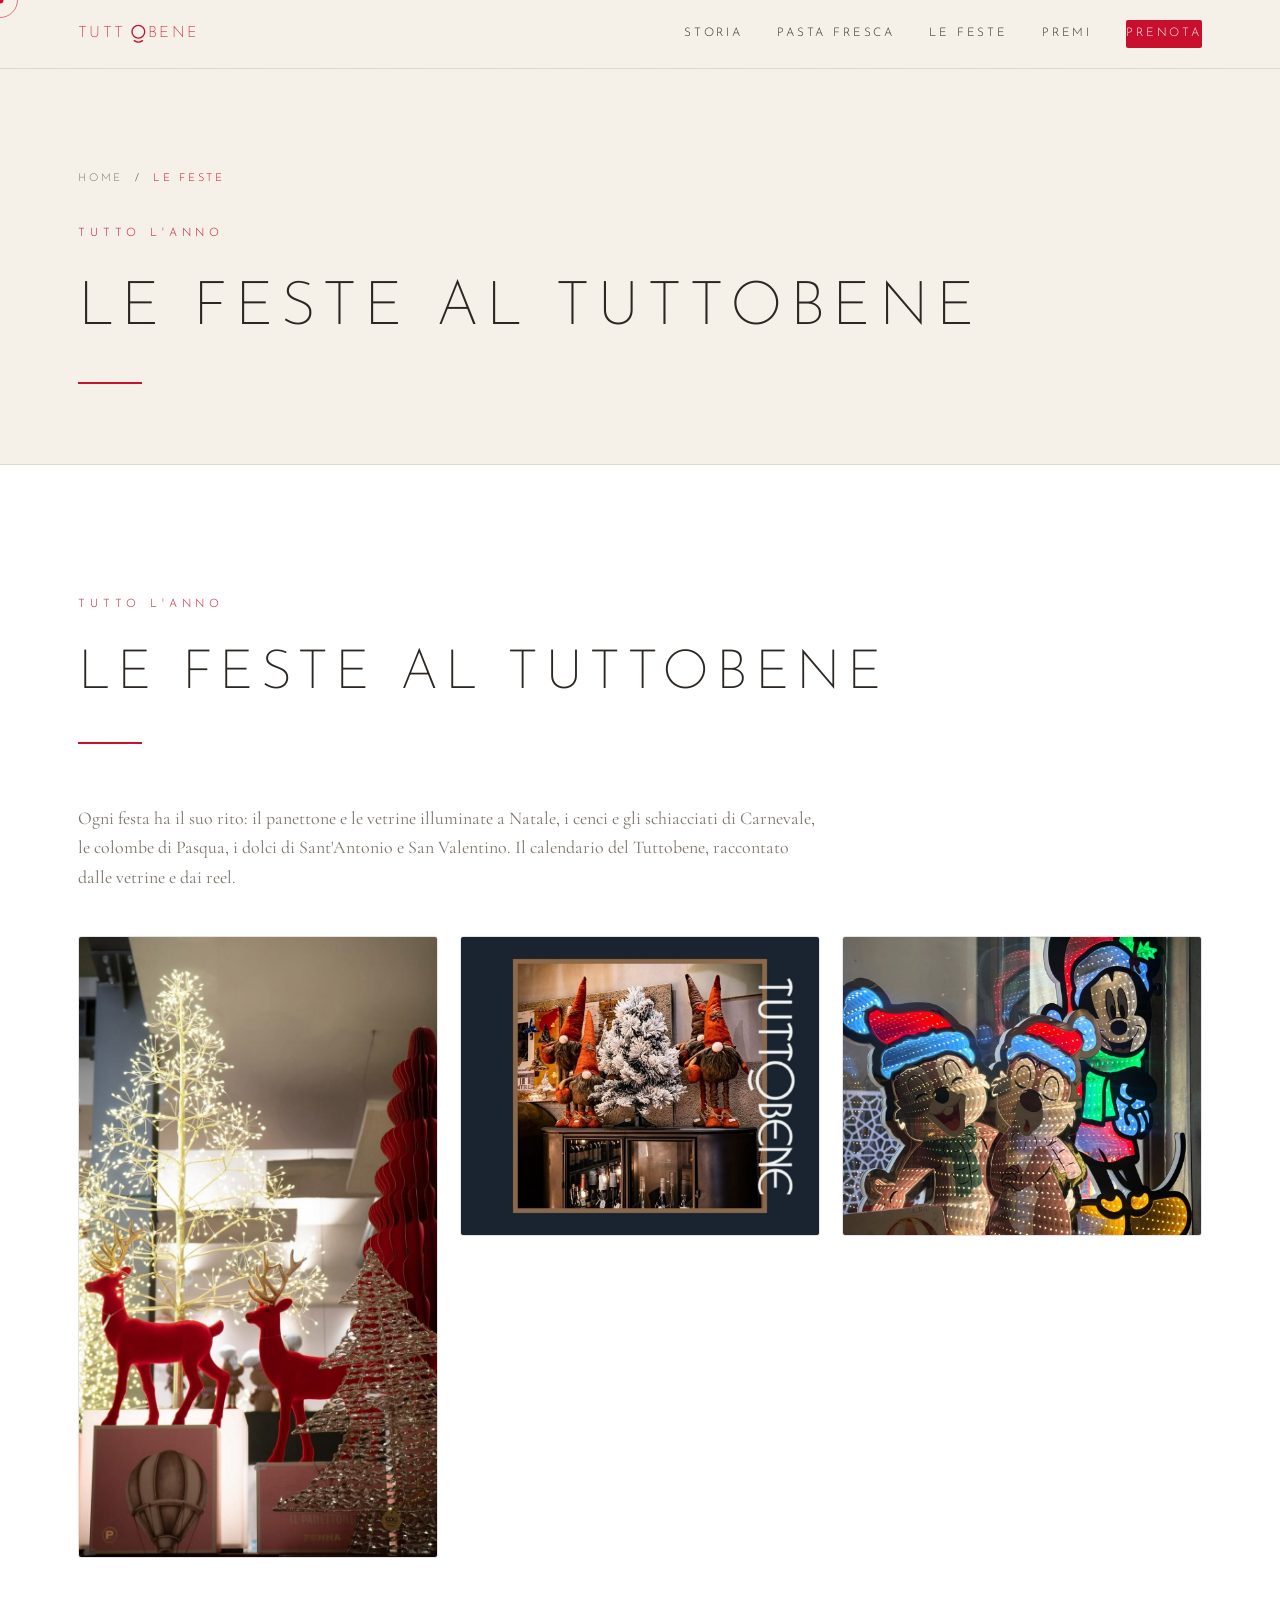
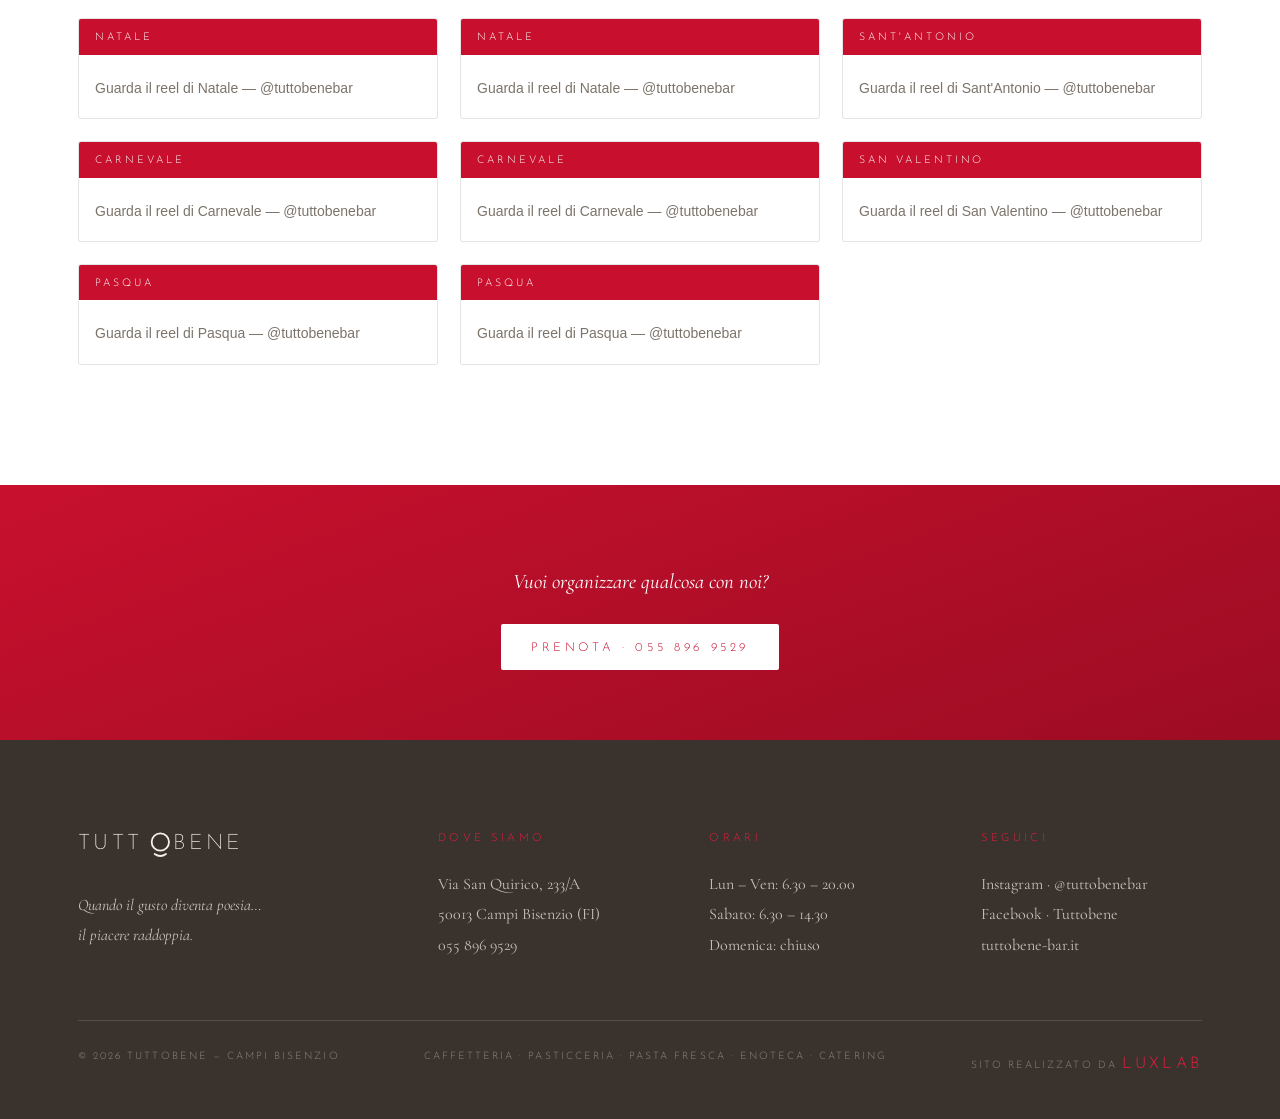
<file: feste.html>
<!DOCTYPE html>
<html lang="it">
<head>
<meta charset="UTF-8">
<meta name="viewport" content="width=device-width, initial-scale=1.0">
<title>Le Feste — Tuttobene Campi Bisenzio</title>
<link rel="preconnect" href="https://fonts.googleapis.com">
<link rel="preconnect" href="https://fonts.gstatic.com" crossorigin>
<link href="https://fonts.googleapis.com/css2?family=Josefin+Sans:wght@100;200;300;400;600&family=Cormorant+Garamond:ital,wght@0,400;0,500;0,600;1,400;1,500&display=swap" rel="stylesheet">
<link rel="stylesheet" href="style.css">
</head>
<body>

<div class="progress" id="progress"></div>
<div class="cursor-dot" id="cDot"></div>
<div class="cursor-ring" id="cRing"></div>

<svg width="0" height="0" style="position:absolute">
  <defs>
    <g id="tb-logo">
      <text x="0" y="58" font-family="'Josefin Sans',sans-serif" font-weight="200" font-size="64" letter-spacing="10" fill="currentColor">TUTT</text>
      <circle cx="247" cy="36" r="26" fill="none" stroke="currentColor" stroke-width="5.5"/>
      <path d="M 230 72 Q 247 84 264 72" fill="none" stroke="currentColor" stroke-width="5.5" stroke-linecap="round"/>
      <text x="286" y="58" font-family="'Josefin Sans',sans-serif" font-weight="200" font-size="64" letter-spacing="10" fill="currentColor">BENE</text>
    </g>
  </defs>
</svg>

<nav id="nav">
  <div class="nav-inner">
    <a class="nav-logo" href="index.html" aria-label="Tuttobene" style="color:var(--rosso)">
      <svg viewBox="0 0 480 90"><use href="#tb-logo"/></svg>
    </a>
    <div class="nav-links">
      <a href="index.html#storia">Storia</a>
      <a href="pasta.html">Pasta Fresca</a>
      <a href="feste.html">Le Feste</a>
      <a href="premi.html">Premi</a>
      <a href="index.html#prenota" class="nav-cta">Prenota</a>
      <button class="burger" id="burger" aria-label="Apri menu"><span></span><span></span><span></span></button>
    </div>
  </div>
</nav>
<div class="mobile-menu" id="mobileMenu">
  <button class="mm-close" id="mmClose" aria-label="Chiudi menu">×</button>
  <a href="index.html">Home</a>
  <a href="index.html#storia">Storia</a>
  <a href="pasta.html">Pasta Fresca</a>
  <a href="feste.html">Le Feste</a>
  <a href="premi.html">Premi & Menzioni</a>
  <a href="index.html#catering">Catering</a>
  <a href="index.html#prenota" class="mm-cta">Prenota</a>
</div>

<section class="page-hero">
  <div class="wrap">
    <div class="breadcrumb"><a href="index.html">Home</a> &nbsp;/&nbsp; <span>Le Feste</span></div>
    <span class="label">Tutto l'anno</span>
    <h1>Le Feste al Tuttobene</h1>
    <div class="rule"></div>
  </div>
</section>

<section id="feste" style="background:var(--bianco)">
  <div class="wrap">
    <div class="sec-head reveal">
      <span class="label">Tutto l'anno</span>
      <h2>Le Feste al Tuttobene</h2>
      <div class="rule"></div>
    </div>
    <p class="reveal" style="max-width:740px;color:var(--grigio);font-size:1.12rem;margin-bottom:44px">Ogni festa ha il suo rito: il panettone e le vetrine illuminate a Natale, i cenci e gli schiacciati di Carnevale, le colombe di Pasqua, i dolci di Sant'Antonio e San Valentino. Il calendario del Tuttobene, raccontato dalle vetrine e dai reel.</p>
    <div class="cat-grid stagger" style="margin-bottom:60px">
      <figure class="cat-item big">
        <img src="img/natale-vetrina.jpg" alt="La vetrina di Natale con renne rosse, alberi luminosi e panettoni" loading="lazy">
        <figcaption><span>01</span> La vetrina di Natale: renne, alberi di luce e i panettoni in bella vista</figcaption>
      </figure>
      <figure class="cat-item">
        <img src="img/natale-gnomi.jpg" alt="Gli gnomi natalizi sopra la vetrina dei vini" loading="lazy">
        <figcaption><span>02</span> Gli gnomi di Natale a guardia dell'enoteca</figcaption>
      </figure>
      <figure class="cat-item">
        <img src="img/natale-luminarie.jpg" alt="Le luminarie natalizie in vetrina con i calendari dell'avvento" loading="lazy">
        <figcaption><span>03</span> Luminarie in vetrina e calendari dell'avvento per i piu piccoli</figcaption>
      </figure>
    </div>
    <div class="ig-grid stagger">
      <div class="ig-card"><span class="festa-tag">Natale</span>
        <blockquote class="instagram-media" data-instgrm-captioned data-instgrm-permalink="https://www.instagram.com/reel/DQ4_UC6DZwG/?utm_source=ig_embed&amp;utm_campaign=loading" data-instgrm-version="14" style="background:#FFF;border:0;border-radius:3px;margin:0;max-width:540px;min-width:280px;padding:0;width:100%;">
          <div style="padding:16px;"><a href="https://www.instagram.com/reel/DQ4_UC6DZwG/" target="_blank" rel="noopener" style="color:#7C746B;font-family:Arial,sans-serif;font-size:14px;text-decoration:none;">Guarda il reel di Natale — @tuttobenebar</a></div>
        </blockquote>
      </div>
      <div class="ig-card"><span class="festa-tag">Natale</span>
        <blockquote class="instagram-media" data-instgrm-captioned data-instgrm-permalink="https://www.instagram.com/reel/DRfqYiZjXLV/?utm_source=ig_embed&amp;utm_campaign=loading" data-instgrm-version="14" style="background:#FFF;border:0;border-radius:3px;margin:0;max-width:540px;min-width:280px;padding:0;width:100%;">
          <div style="padding:16px;"><a href="https://www.instagram.com/reel/DRfqYiZjXLV/" target="_blank" rel="noopener" style="color:#7C746B;font-family:Arial,sans-serif;font-size:14px;text-decoration:none;">Guarda il reel di Natale — @tuttobenebar</a></div>
        </blockquote>
      </div>
      <div class="ig-card"><span class="festa-tag">Sant'Antonio</span>
        <blockquote class="instagram-media" data-instgrm-captioned data-instgrm-permalink="https://www.instagram.com/reel/DTfS-sWDEoy/?utm_source=ig_embed&amp;utm_campaign=loading" data-instgrm-version="14" style="background:#FFF;border:0;border-radius:3px;margin:0;max-width:540px;min-width:280px;padding:0;width:100%;">
          <div style="padding:16px;"><a href="https://www.instagram.com/reel/DTfS-sWDEoy/" target="_blank" rel="noopener" style="color:#7C746B;font-family:Arial,sans-serif;font-size:14px;text-decoration:none;">Guarda il reel di Sant'Antonio — @tuttobenebar</a></div>
        </blockquote>
      </div>
      <div class="ig-card"><span class="festa-tag">Carnevale</span>
        <blockquote class="instagram-media" data-instgrm-captioned data-instgrm-permalink="https://www.instagram.com/reel/DT_H4YSjZL3/?utm_source=ig_embed&amp;utm_campaign=loading" data-instgrm-version="14" style="background:#FFF;border:0;border-radius:3px;margin:0;max-width:540px;min-width:280px;padding:0;width:100%;">
          <div style="padding:16px;"><a href="https://www.instagram.com/reel/DT_H4YSjZL3/" target="_blank" rel="noopener" style="color:#7C746B;font-family:Arial,sans-serif;font-size:14px;text-decoration:none;">Guarda il reel di Carnevale — @tuttobenebar</a></div>
        </blockquote>
      </div>
      <div class="ig-card"><span class="festa-tag">Carnevale</span>
        <blockquote class="instagram-media" data-instgrm-captioned data-instgrm-permalink="https://www.instagram.com/reel/DUZAbqnDe--/?utm_source=ig_embed&amp;utm_campaign=loading" data-instgrm-version="14" style="background:#FFF;border:0;border-radius:3px;margin:0;max-width:540px;min-width:280px;padding:0;width:100%;">
          <div style="padding:16px;"><a href="https://www.instagram.com/reel/DUZAbqnDe--/" target="_blank" rel="noopener" style="color:#7C746B;font-family:Arial,sans-serif;font-size:14px;text-decoration:none;">Guarda il reel di Carnevale — @tuttobenebar</a></div>
        </blockquote>
      </div>
      <div class="ig-card"><span class="festa-tag">San Valentino</span>
        <blockquote class="instagram-media" data-instgrm-captioned data-instgrm-permalink="https://www.instagram.com/reel/DUz2LylDM15/?utm_source=ig_embed&amp;utm_campaign=loading" data-instgrm-version="14" style="background:#FFF;border:0;border-radius:3px;margin:0;max-width:540px;min-width:280px;padding:0;width:100%;">
          <div style="padding:16px;"><a href="https://www.instagram.com/reel/DUz2LylDM15/" target="_blank" rel="noopener" style="color:#7C746B;font-family:Arial,sans-serif;font-size:14px;text-decoration:none;">Guarda il reel di San Valentino — @tuttobenebar</a></div>
        </blockquote>
      </div>
      <div class="ig-card"><span class="festa-tag">Pasqua</span>
        <blockquote class="instagram-media" data-instgrm-captioned data-instgrm-permalink="https://www.instagram.com/reel/DWcHipCDHOv/?utm_source=ig_embed&amp;utm_campaign=loading" data-instgrm-version="14" style="background:#FFF;border:0;border-radius:3px;margin:0;max-width:540px;min-width:280px;padding:0;width:100%;">
          <div style="padding:16px;"><a href="https://www.instagram.com/reel/DWcHipCDHOv/" target="_blank" rel="noopener" style="color:#7C746B;font-family:Arial,sans-serif;font-size:14px;text-decoration:none;">Guarda il reel di Pasqua — @tuttobenebar</a></div>
        </blockquote>
      </div>
      <div class="ig-card"><span class="festa-tag">Pasqua</span>
        <blockquote class="instagram-media" data-instgrm-captioned data-instgrm-permalink="https://www.instagram.com/reel/DWnpxYCDT5w/?utm_source=ig_embed&amp;utm_campaign=loading" data-instgrm-version="14" style="background:#FFF;border:0;border-radius:3px;margin:0;max-width:540px;min-width:280px;padding:0;width:100%;">
          <div style="padding:16px;"><a href="https://www.instagram.com/reel/DWnpxYCDT5w/" target="_blank" rel="noopener" style="color:#7C746B;font-family:Arial,sans-serif;font-size:14px;text-decoration:none;">Guarda il reel di Pasqua — @tuttobenebar</a></div>
        </blockquote>
      </div>
    </div>
  </div>
</section>
<script async src="https://www.instagram.com/embed.js"></script>

<section style="background:linear-gradient(160deg,var(--rosso) 0%, #9c0c23 100%);padding:80px 0;text-align:center">
  <div class="wrap">
    <p style="color:#fff;font-size:1.3rem;font-style:italic;margin-bottom:30px">Vuoi organizzare qualcosa con noi?</p>
    <a class="cat-cta" style="background:#fff;color:var(--rosso)" href="index.html#prenota">Prenota · 055 896 9529</a>
  </div>
</section>

<footer>
  <div class="wrap">
    <div class="foot-grid">
      <div>
        <div class="foot-logo" style="color:#F6F1E8">
          <svg viewBox="0 0 480 90"><use href="#tb-logo"/></svg>
        </div>
        <p style="font-style:italic">Quando il gusto diventa poesia…<br>il piacere raddoppia.</p>
      </div>
      <div>
        <h4>Dove siamo</h4>
        <p>Via San Quirico, 233/A<br>50013 Campi Bisenzio (FI)</p>
        <p><a href="tel:+390558969529">055 896 9529</a></p>
      </div>
      <div>
        <h4>Orari</h4>
        <p>Lun – Ven: 6.30 – 20.00<br>Sabato: 6.30 – 14.30<br>Domenica: chiuso</p>
      </div>
      <div>
        <h4>Seguici</h4>
        <p><a href="https://www.instagram.com/tuttobenebar/" target="_blank" rel="noopener">Instagram · @tuttobenebar</a><br>
        <a href="https://www.facebook.com/tuttobenebar/" target="_blank" rel="noopener">Facebook · Tuttobene</a><br>
        <a href="https://www.tuttobene-bar.it" target="_blank" rel="noopener">tuttobene-bar.it</a></p>
      </div>
    </div>
    <div class="foot-bottom">
      <span>© 2026 Tuttobene — Campi Bisenzio</span>
      <span>Caffetteria · Pasticceria · Pasta Fresca · Enoteca · Catering</span>
      <span>Sito realizzato da <a href="https://luxlab.it" target="_blank" rel="noopener" style="color:var(--rosso-vivo);text-decoration:none;letter-spacing:.2em">LUXLAB</a></span>
    </div>
  </div>
</footer>
<script src="script.js"></script>
</body>
</html>
</file>
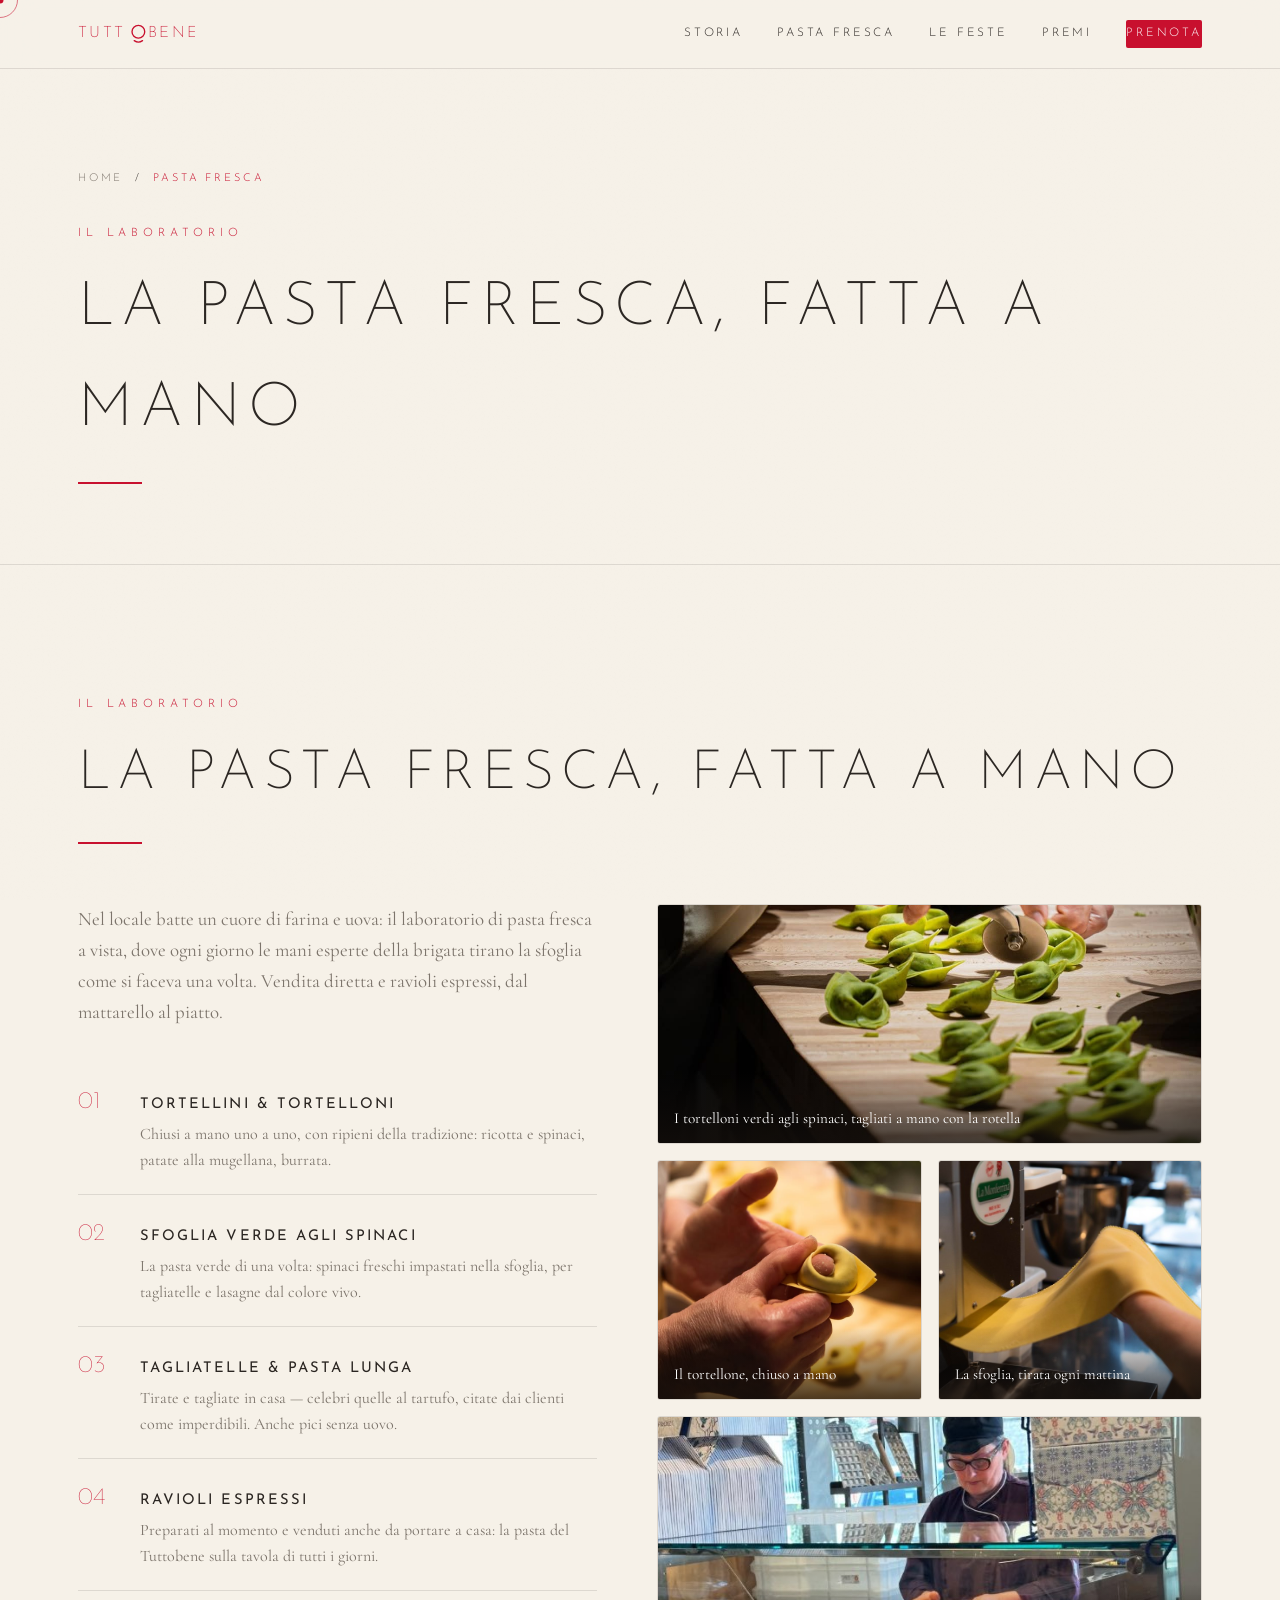
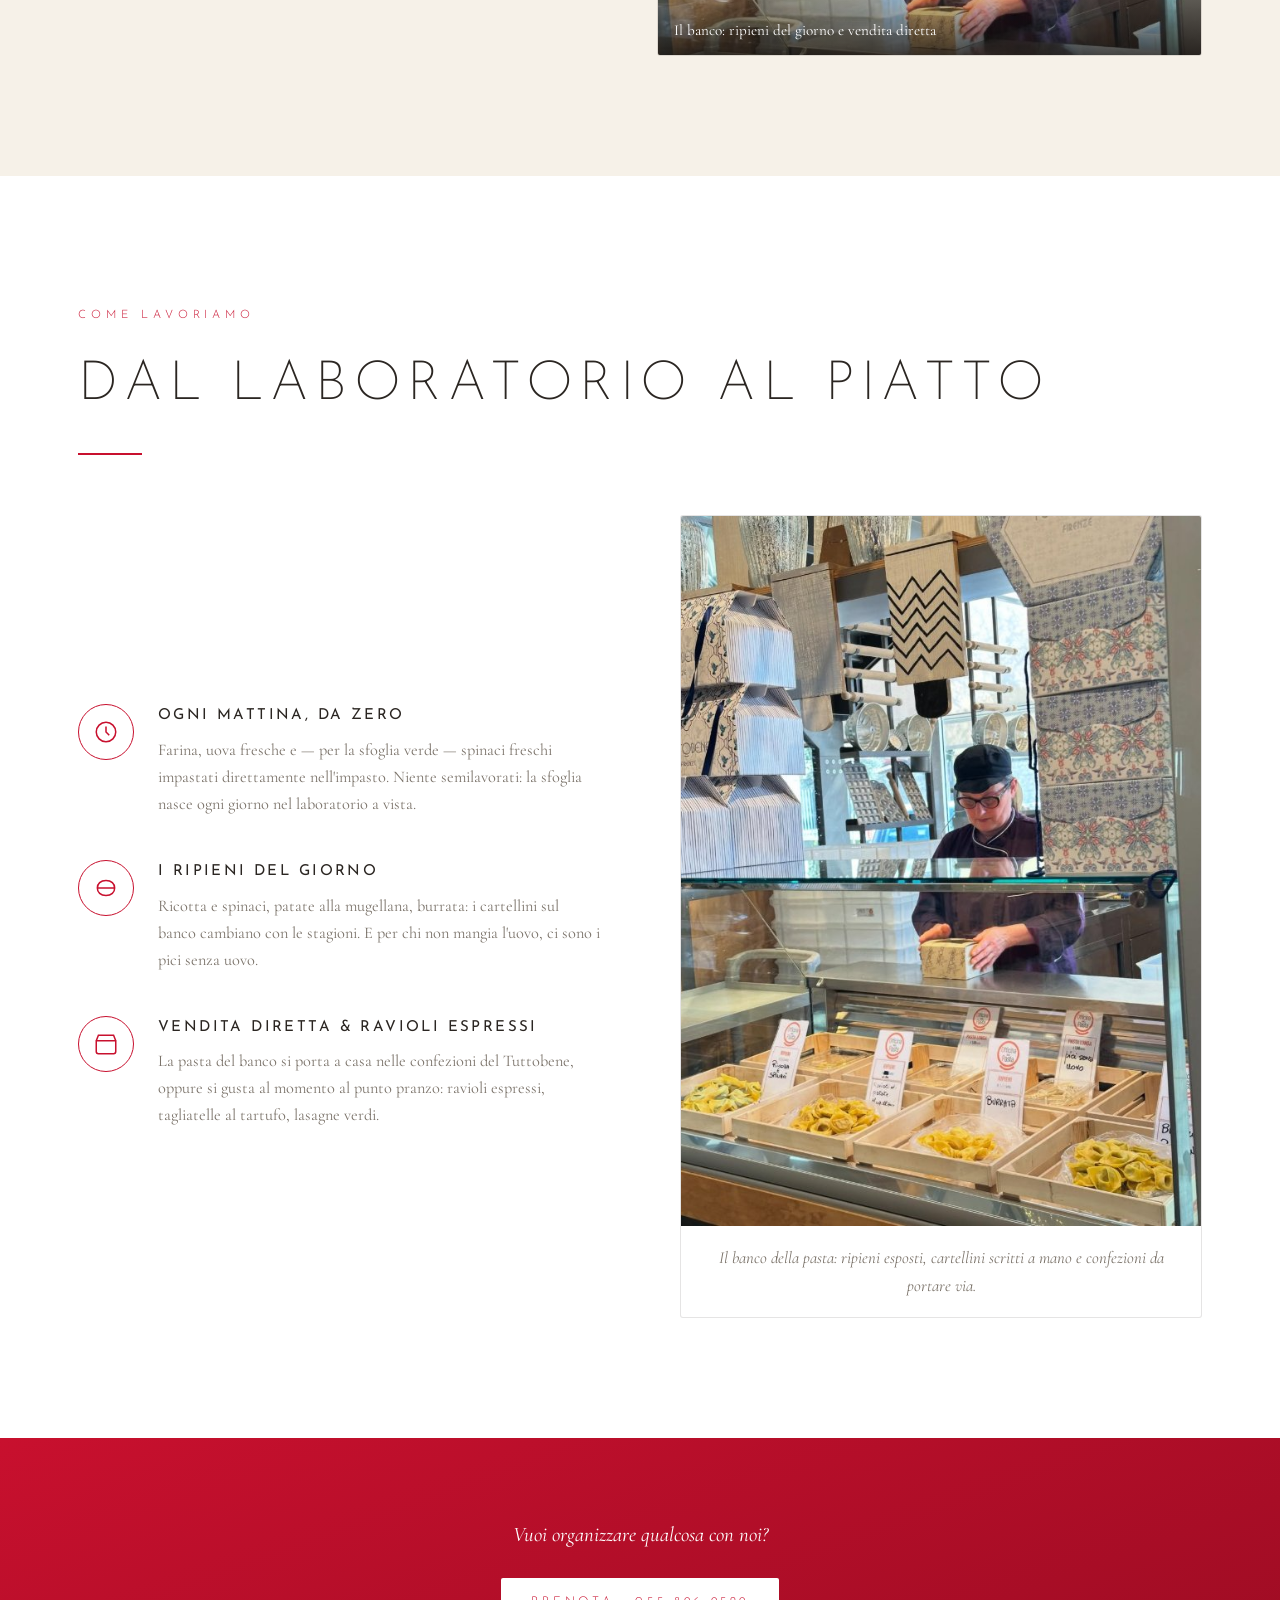
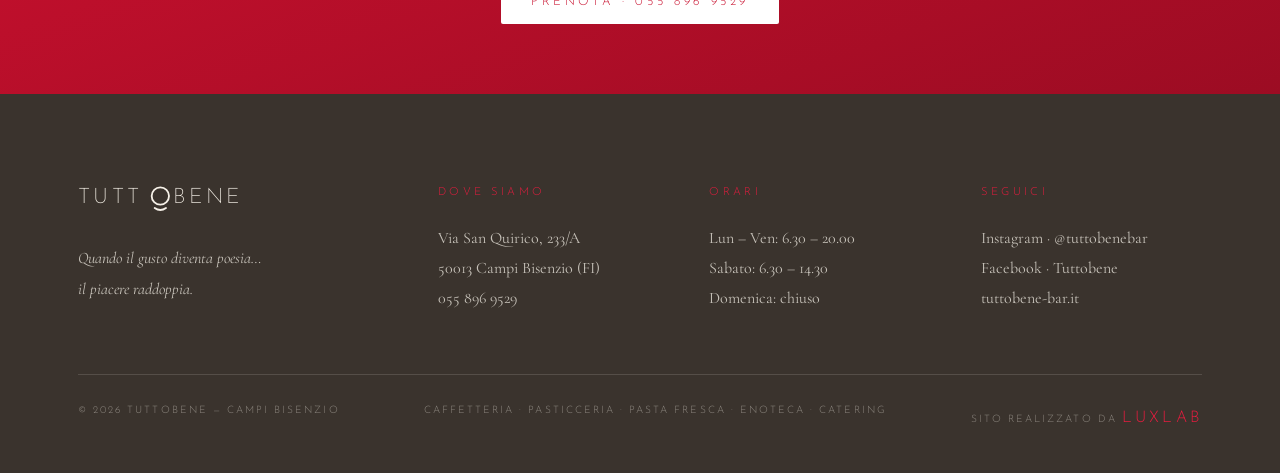
<file: pasta.html>
<!DOCTYPE html>
<html lang="it">
<head>
<meta charset="UTF-8">
<meta name="viewport" content="width=device-width, initial-scale=1.0">
<title>La Pasta Fresca — Tuttobene Campi Bisenzio</title>
<link rel="preconnect" href="https://fonts.googleapis.com">
<link rel="preconnect" href="https://fonts.gstatic.com" crossorigin>
<link href="https://fonts.googleapis.com/css2?family=Josefin+Sans:wght@100;200;300;400;600&family=Cormorant+Garamond:ital,wght@0,400;0,500;0,600;1,400;1,500&display=swap" rel="stylesheet">
<link rel="stylesheet" href="style.css">
</head>
<body>

<div class="progress" id="progress"></div>
<div class="cursor-dot" id="cDot"></div>
<div class="cursor-ring" id="cRing"></div>

<svg width="0" height="0" style="position:absolute">
  <defs>
    <g id="tb-logo">
      <text x="0" y="58" font-family="'Josefin Sans',sans-serif" font-weight="200" font-size="64" letter-spacing="10" fill="currentColor">TUTT</text>
      <circle cx="247" cy="36" r="26" fill="none" stroke="currentColor" stroke-width="5.5"/>
      <path d="M 230 72 Q 247 84 264 72" fill="none" stroke="currentColor" stroke-width="5.5" stroke-linecap="round"/>
      <text x="286" y="58" font-family="'Josefin Sans',sans-serif" font-weight="200" font-size="64" letter-spacing="10" fill="currentColor">BENE</text>
    </g>
  </defs>
</svg>

<nav id="nav">
  <div class="nav-inner">
    <a class="nav-logo" href="index.html" aria-label="Tuttobene" style="color:var(--rosso)">
      <svg viewBox="0 0 480 90"><use href="#tb-logo"/></svg>
    </a>
    <div class="nav-links">
      <a href="index.html#storia">Storia</a>
      <a href="pasta.html">Pasta Fresca</a>
      <a href="feste.html">Le Feste</a>
      <a href="premi.html">Premi</a>
      <a href="index.html#prenota" class="nav-cta">Prenota</a>
      <button class="burger" id="burger" aria-label="Apri menu"><span></span><span></span><span></span></button>
    </div>
  </div>
</nav>
<div class="mobile-menu" id="mobileMenu">
  <button class="mm-close" id="mmClose" aria-label="Chiudi menu">×</button>
  <a href="index.html">Home</a>
  <a href="index.html#storia">Storia</a>
  <a href="pasta.html">Pasta Fresca</a>
  <a href="feste.html">Le Feste</a>
  <a href="premi.html">Premi & Menzioni</a>
  <a href="index.html#catering">Catering</a>
  <a href="index.html#prenota" class="mm-cta">Prenota</a>
</div>

<section class="page-hero">
  <div class="wrap">
    <div class="breadcrumb"><a href="index.html">Home</a> &nbsp;/&nbsp; <span>Pasta Fresca</span></div>
    <span class="label">Il laboratorio</span>
    <h1>La Pasta Fresca, fatta a mano</h1>
    <div class="rule"></div>
  </div>
</section>

<section id="pasta">
  <div class="wrap">
    <div class="sec-head reveal">
      <span class="label">Il laboratorio</span>
      <h2>La pasta fresca, fatta a mano</h2>
      <div class="rule"></div>
    </div>
    <div class="pasta-grid">
      <div class="reveal">
        <p style="font-size:1.18rem;color:var(--grigio);max-width:520px">Nel locale batte un cuore di farina e uova: il laboratorio di pasta fresca a vista, dove ogni giorno le mani esperte della brigata tirano la sfoglia come si faceva una volta. Vendita diretta e ravioli espressi, dal mattarello al piatto.</p>
        <ul class="pasta-list">
          <li><span class="n">01</span><div><h3>Tortellini & Tortelloni</h3><p>Chiusi a mano uno a uno, con ripieni della tradizione: ricotta e spinaci, patate alla mugellana, burrata.</p></div></li>
          <li><span class="n">02</span><div><h3>Sfoglia verde agli spinaci</h3><p>La pasta verde di una volta: spinaci freschi impastati nella sfoglia, per tagliatelle e lasagne dal colore vivo.</p></div></li>
          <li><span class="n">03</span><div><h3>Tagliatelle & pasta lunga</h3><p>Tirate e tagliate in casa — celebri quelle al tartufo, citate dai clienti come imperdibili. Anche pici senza uovo.</p></div></li>
          <li><span class="n">04</span><div><h3>Ravioli espressi</h3><p>Preparati al momento e venduti anche da portare a casa: la pasta del Tuttobene sulla tavola di tutti i giorni.</p></div></li>
        </ul>
      </div>
      <div class="pasta-photos reveal">
        <figure class="pp big"><img src="img/tortelloni-verdi.jpg" alt="I tortelloni verdi agli spinaci tagliati a mano con la rotella" loading="lazy"><figcaption>I tortelloni verdi agli spinaci, tagliati a mano con la rotella</figcaption></figure>
        <figure class="pp"><img src="img/tortellone-mani.jpg" alt="Tortellone chiuso a mano nel laboratorio" loading="lazy"><figcaption>Il tortellone, chiuso a mano</figcaption></figure>
        <figure class="pp"><img src="img/sfoglia-macchina.png" alt="La sfoglia appena tirata" loading="lazy"><figcaption>La sfoglia, tirata ogni mattina</figcaption></figure>
        <figure class="pp big"><img src="img/banco-pasta.png" alt="Il banco della pasta fresca con i ripieni del giorno" loading="lazy"><figcaption>Il banco: ripieni del giorno e vendita diretta</figcaption></figure>
      </div>
    </div>
  </div>
</section>

<section style="background:var(--bianco)">
  <div class="wrap">
    <div class="sec-head reveal">
      <span class="label">Come lavoriamo</span>
      <h2>Dal laboratorio al piatto</h2>
      <div class="rule"></div>
    </div>
    <div class="craft-grid">
      <div>
        <div class="craft-item reveal">
          <div class="craft-ico"><svg viewBox="0 0 24 24"><circle cx="12" cy="12" r="9"/><path d="M12 7v5l3 3"/></svg></div>
          <div>
            <h3>Ogni mattina, da zero</h3>
            <p>Farina, uova fresche e — per la sfoglia verde — spinaci freschi impastati direttamente nell'impasto. Niente semilavorati: la sfoglia nasce ogni giorno nel laboratorio a vista.</p>
          </div>
        </div>
        <div class="craft-item reveal">
          <div class="craft-ico"><svg viewBox="0 0 24 24"><path d="M4 12h16M4 12c0-4 3-7 8-7s8 3 8 7M4 12c0 4 3 7 8 7s8-3 8-7"/></svg></div>
          <div>
            <h3>I ripieni del giorno</h3>
            <p>Ricotta e spinaci, patate alla mugellana, burrata: i cartellini sul banco cambiano con le stagioni. E per chi non mangia l'uovo, ci sono i pici senza uovo.</p>
          </div>
        </div>
        <div class="craft-item reveal">
          <div class="craft-ico"><svg viewBox="0 0 24 24"><path d="M3 9h18v10a2 2 0 0 1-2 2H5a2 2 0 0 1-2-2V9zM3 9l2-5h14l2 5"/></svg></div>
          <div>
            <h3>Vendita diretta & ravioli espressi</h3>
            <p>La pasta del banco si porta a casa nelle confezioni del Tuttobene, oppure si gusta al momento al punto pranzo: ravioli espressi, tagliatelle al tartufo, lasagne verdi.</p>
          </div>
        </div>
      </div>
      <figure class="arte-photo reveal">
        <img src="img/banco-pasta.png" alt="Il banco della pasta fresca con i ripieni del giorno e le confezioni" loading="lazy">
        <figcaption>Il banco della pasta: ripieni esposti, cartellini scritti a mano e confezioni da portare via.</figcaption>
      </figure>
    </div>
  </div>
</section>

<section style="background:linear-gradient(160deg,var(--rosso) 0%, #9c0c23 100%);padding:80px 0;text-align:center">
  <div class="wrap">
    <p style="color:#fff;font-size:1.3rem;font-style:italic;margin-bottom:30px">Vuoi organizzare qualcosa con noi?</p>
    <a class="cat-cta" style="background:#fff;color:var(--rosso)" href="index.html#prenota">Prenota · 055 896 9529</a>
  </div>
</section>

<footer>
  <div class="wrap">
    <div class="foot-grid">
      <div>
        <div class="foot-logo" style="color:#F6F1E8">
          <svg viewBox="0 0 480 90"><use href="#tb-logo"/></svg>
        </div>
        <p style="font-style:italic">Quando il gusto diventa poesia…<br>il piacere raddoppia.</p>
      </div>
      <div>
        <h4>Dove siamo</h4>
        <p>Via San Quirico, 233/A<br>50013 Campi Bisenzio (FI)</p>
        <p><a href="tel:+390558969529">055 896 9529</a></p>
      </div>
      <div>
        <h4>Orari</h4>
        <p>Lun – Ven: 6.30 – 20.00<br>Sabato: 6.30 – 14.30<br>Domenica: chiuso</p>
      </div>
      <div>
        <h4>Seguici</h4>
        <p><a href="https://www.instagram.com/tuttobenebar/" target="_blank" rel="noopener">Instagram · @tuttobenebar</a><br>
        <a href="https://www.facebook.com/tuttobenebar/" target="_blank" rel="noopener">Facebook · Tuttobene</a><br>
        <a href="https://www.tuttobene-bar.it" target="_blank" rel="noopener">tuttobene-bar.it</a></p>
      </div>
    </div>
    <div class="foot-bottom">
      <span>© 2026 Tuttobene — Campi Bisenzio</span>
      <span>Caffetteria · Pasticceria · Pasta Fresca · Enoteca · Catering</span>
      <span>Sito realizzato da <a href="https://luxlab.it" target="_blank" rel="noopener" style="color:var(--rosso-vivo);text-decoration:none;letter-spacing:.2em">LUXLAB</a></span>
    </div>
  </div>
</footer>
<script src="script.js"></script>
</body>
</html>
</file>
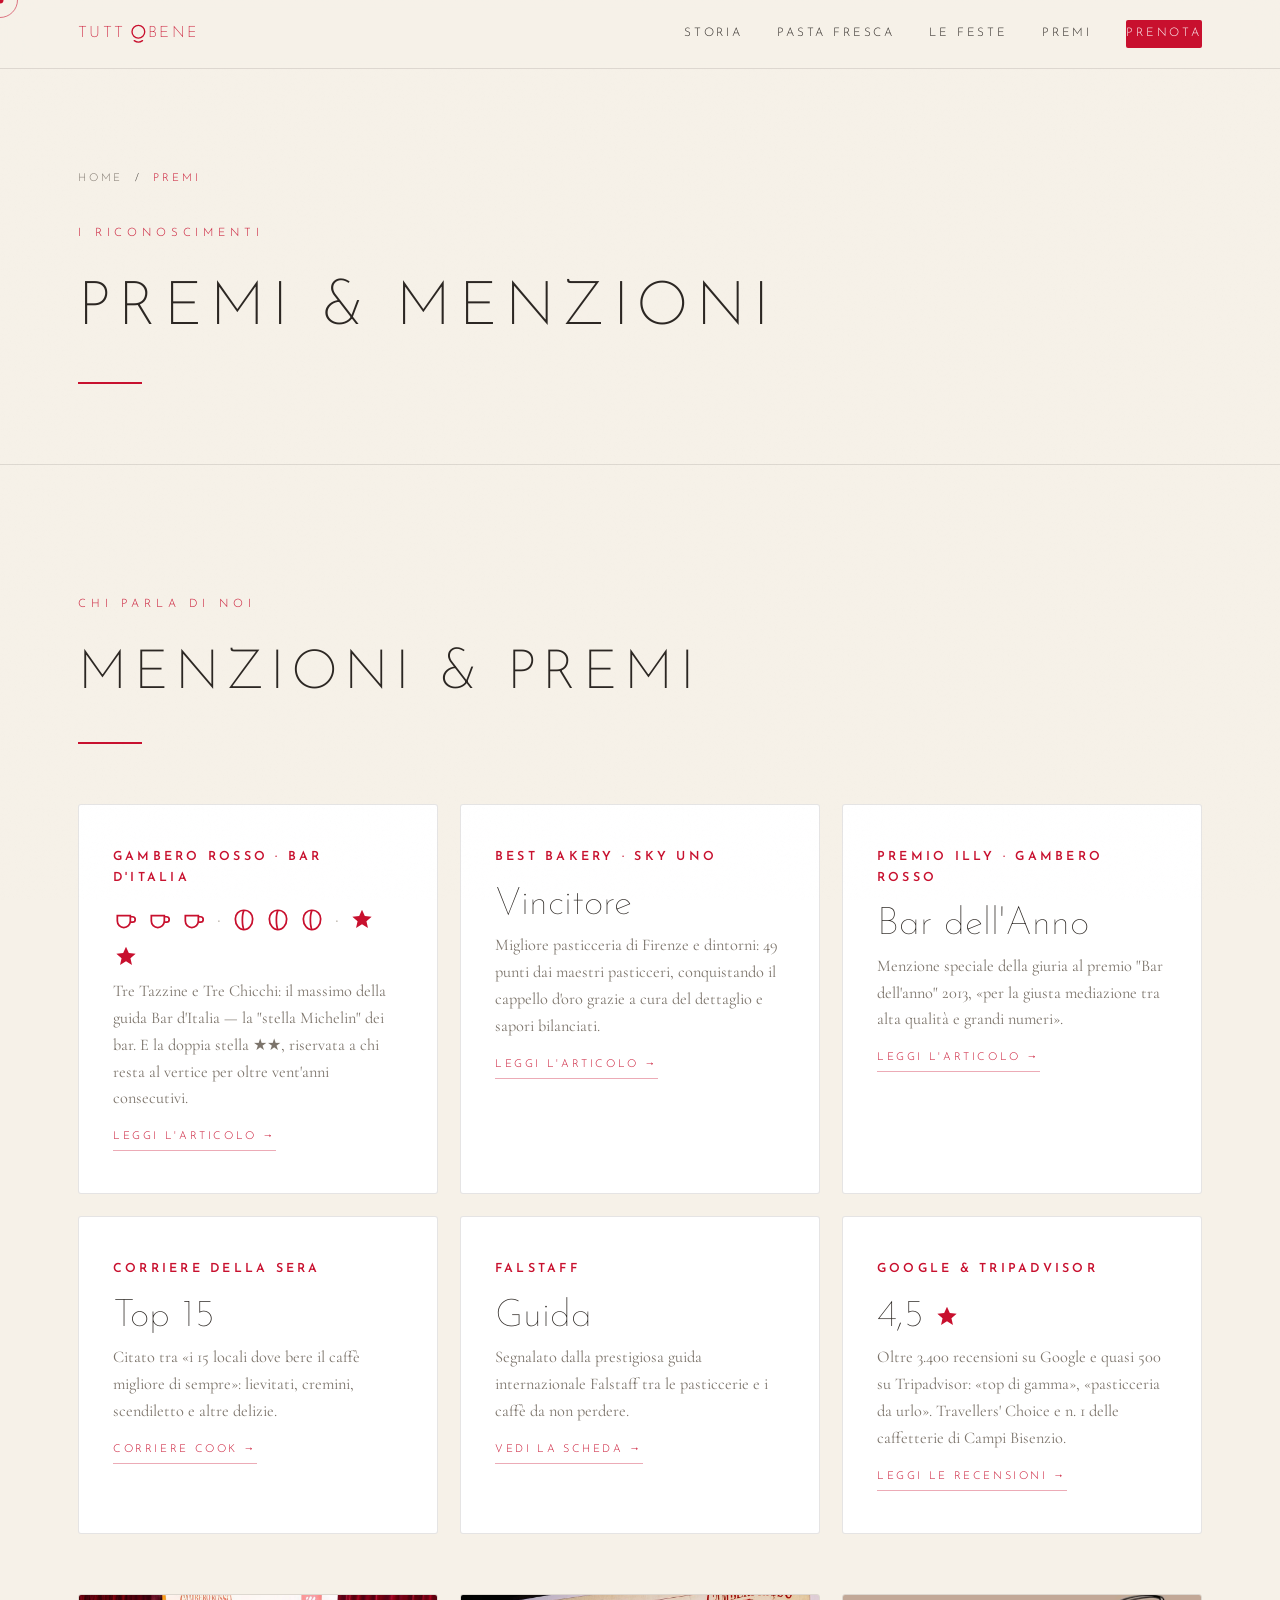
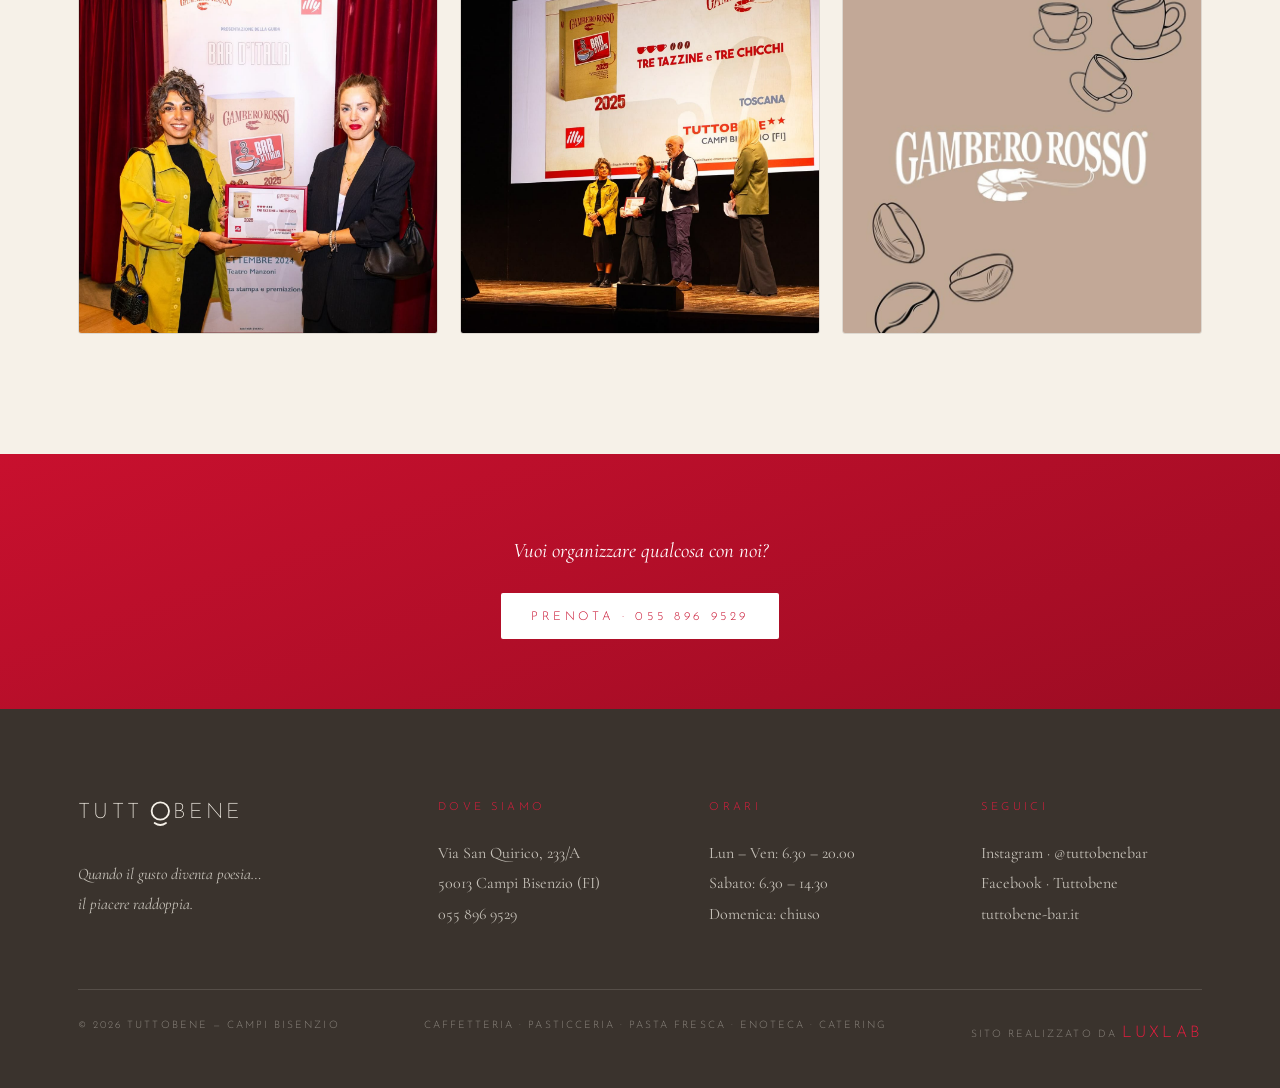
<file: premi.html>
<!DOCTYPE html>
<html lang="it">
<head>
<meta charset="UTF-8">
<meta name="viewport" content="width=device-width, initial-scale=1.0">
<title>Premi & Menzioni — Tuttobene Campi Bisenzio</title>
<link rel="preconnect" href="https://fonts.googleapis.com">
<link rel="preconnect" href="https://fonts.gstatic.com" crossorigin>
<link href="https://fonts.googleapis.com/css2?family=Josefin+Sans:wght@100;200;300;400;600&family=Cormorant+Garamond:ital,wght@0,400;0,500;0,600;1,400;1,500&display=swap" rel="stylesheet">
<link rel="stylesheet" href="style.css">
</head>
<body>

<div class="progress" id="progress"></div>
<div class="cursor-dot" id="cDot"></div>
<div class="cursor-ring" id="cRing"></div>

<svg width="0" height="0" style="position:absolute">
  <defs>
    <g id="tb-logo">
      <text x="0" y="58" font-family="'Josefin Sans',sans-serif" font-weight="200" font-size="64" letter-spacing="10" fill="currentColor">TUTT</text>
      <circle cx="247" cy="36" r="26" fill="none" stroke="currentColor" stroke-width="5.5"/>
      <path d="M 230 72 Q 247 84 264 72" fill="none" stroke="currentColor" stroke-width="5.5" stroke-linecap="round"/>
      <text x="286" y="58" font-family="'Josefin Sans',sans-serif" font-weight="200" font-size="64" letter-spacing="10" fill="currentColor">BENE</text>
    </g>
  </defs>
</svg>

<nav id="nav">
  <div class="nav-inner">
    <a class="nav-logo" href="index.html" aria-label="Tuttobene" style="color:var(--rosso)">
      <svg viewBox="0 0 480 90"><use href="#tb-logo"/></svg>
    </a>
    <div class="nav-links">
      <a href="index.html#storia">Storia</a>
      <a href="pasta.html">Pasta Fresca</a>
      <a href="feste.html">Le Feste</a>
      <a href="premi.html">Premi</a>
      <a href="index.html#prenota" class="nav-cta">Prenota</a>
      <button class="burger" id="burger" aria-label="Apri menu"><span></span><span></span><span></span></button>
    </div>
  </div>
</nav>
<div class="mobile-menu" id="mobileMenu">
  <button class="mm-close" id="mmClose" aria-label="Chiudi menu">×</button>
  <a href="index.html">Home</a>
  <a href="index.html#storia">Storia</a>
  <a href="pasta.html">Pasta Fresca</a>
  <a href="feste.html">Le Feste</a>
  <a href="premi.html">Premi & Menzioni</a>
  <a href="index.html#catering">Catering</a>
  <a href="index.html#prenota" class="mm-cta">Prenota</a>
</div>

<section class="page-hero">
  <div class="wrap">
    <div class="breadcrumb"><a href="index.html">Home</a> &nbsp;/&nbsp; <span>Premi</span></div>
    <span class="label">I riconoscimenti</span>
    <h1>Premi & Menzioni</h1>
    <div class="rule"></div>
  </div>
</section>

<section id="menzioni" style="background:var(--beige)">
  <div class="wrap">
    <div class="sec-head reveal">
      <span class="label">Chi parla di noi</span>
      <h2>Menzioni & Premi</h2>
      <div class="rule"></div>
    </div>
    <div class="press-grid stagger">
      <div class="press-card tilt">
        <div class="src">Gambero Rosso · Bar d'Italia</div>
        <div class="chicchi">
          <svg viewBox="0 0 24 24" class="ico-svg"><path d="M4 8h12v5a6 6 0 0 1-12 0V8z" fill="none" stroke="currentColor" stroke-width="1.6"/><path d="M16 9h2a2.5 2.5 0 0 1 0 5h-2" fill="none" stroke="currentColor" stroke-width="1.6"/></svg>
          <svg viewBox="0 0 24 24" class="ico-svg"><path d="M4 8h12v5a6 6 0 0 1-12 0V8z" fill="none" stroke="currentColor" stroke-width="1.6"/><path d="M16 9h2a2.5 2.5 0 0 1 0 5h-2" fill="none" stroke="currentColor" stroke-width="1.6"/></svg>
          <svg viewBox="0 0 24 24" class="ico-svg"><path d="M4 8h12v5a6 6 0 0 1-12 0V8z" fill="none" stroke="currentColor" stroke-width="1.6"/><path d="M16 9h2a2.5 2.5 0 0 1 0 5h-2" fill="none" stroke="currentColor" stroke-width="1.6"/></svg>
          <span class="sep">·</span>
          <svg viewBox="0 0 24 24" class="ico-svg"><path d="M12 3C7 3 4 7 4 11c0 6 4 10 8 10s8-4 8-10c0-4-3-8-8-8z" fill="none" stroke="currentColor" stroke-width="1.6"/><path d="M12 3c-2 4-2 14 0 18" stroke="currentColor" stroke-width="1.6" fill="none"/></svg>
          <svg viewBox="0 0 24 24" class="ico-svg"><path d="M12 3C7 3 4 7 4 11c0 6 4 10 8 10s8-4 8-10c0-4-3-8-8-8z" fill="none" stroke="currentColor" stroke-width="1.6"/><path d="M12 3c-2 4-2 14 0 18" stroke="currentColor" stroke-width="1.6" fill="none"/></svg>
          <svg viewBox="0 0 24 24" class="ico-svg"><path d="M12 3C7 3 4 7 4 11c0 6 4 10 8 10s8-4 8-10c0-4-3-8-8-8z" fill="none" stroke="currentColor" stroke-width="1.6"/><path d="M12 3c-2 4-2 14 0 18" stroke="currentColor" stroke-width="1.6" fill="none"/></svg>
          <span class="sep">·</span>
          <svg viewBox="0 0 24 24" class="ico-svg"><path d="M12 2.5l2.6 5.8 6.3.6-4.8 4.2 1.4 6.2L12 16l-5.5 3.3 1.4-6.2-4.8-4.2 6.3-.6L12 2.5z" fill="currentColor"/></svg>
          <svg viewBox="0 0 24 24" class="ico-svg"><path d="M12 2.5l2.6 5.8 6.3.6-4.8 4.2 1.4 6.2L12 16l-5.5 3.3 1.4-6.2-4.8-4.2 6.3-.6L12 2.5z" fill="currentColor"/></svg>
        </div>
        <p>Tre Tazzine e Tre Chicchi: il massimo della guida Bar d'Italia — la "stella Michelin" dei bar. E la doppia stella ★★, riservata a chi resta al vertice per oltre vent'anni consecutivi.</p>
        <a class="src-link" href="https://www.intoscana.it/it/guida-bar-ditalia-i-quattro-locali-in-toscana-dove-il-caffe-e-al-top/" target="_blank" rel="noopener">Leggi l'articolo →</a>
      </div>
      <div class="press-card tilt">
        <div class="src">Best Bakery · Sky Uno</div>
        <div class="big">Vincitore</div>
        <p>Migliore pasticceria di Firenze e dintorni: 49 punti dai maestri pasticceri, conquistando il cappello d'oro grazie a cura del dettaglio e sapori bilanciati.</p>
        <a class="src-link" href="https://www.firenzetoday.it/social/best-bakery-firenze-vince-tuttobene.html" target="_blank" rel="noopener">Leggi l'articolo →</a>
      </div>
      <div class="press-card tilt">
        <div class="src">Premio Illy · Gambero Rosso</div>
        <div class="big">Bar dell'Anno</div>
        <p>Menzione speciale della giuria al premio "Bar dell'anno" 2013, «per la giusta mediazione tra alta qualità e grandi numeri».</p>
        <a class="src-link" href="https://www.piananotizie.it/campi-bisenzio-tuttobene-riceve-la-menzione-speciale-del-premio-bar-dellanno/" target="_blank" rel="noopener">Leggi l'articolo →</a>
      </div>
      <div class="press-card tilt">
        <div class="src">Corriere della Sera</div>
        <div class="big">Top 15</div>
        <p>Citato tra «i 15 locali dove bere il caffè migliore di sempre»: lievitati, cremini, scendiletto e altre delizie.</p>
        <a class="src-link" href="https://www.corriere.it/cook/" target="_blank" rel="noopener">Corriere Cook →</a>
      </div>
      <div class="press-card tilt">
        <div class="src">Falstaff</div>
        <div class="big">Guida</div>
        <p>Segnalato dalla prestigiosa guida internazionale Falstaff tra le pasticcerie e i caffè da non perdere.</p>
        <a class="src-link" href="https://www.falstaff.com/it/pasticcerie/tuttobene" target="_blank" rel="noopener">Vedi la scheda →</a>
      </div>
      <div class="press-card tilt">
        <div class="src">Google & Tripadvisor</div>
        <div class="big" style="display:flex;align-items:center;gap:10px">4,5 <svg viewBox="0 0 24 24" width="26" height="26" style="color:var(--rosso)"><path d="M12 2.5l2.6 5.8 6.3.6-4.8 4.2 1.4 6.2L12 16l-5.5 3.3 1.4-6.2-4.8-4.2 6.3-.6L12 2.5z" fill="currentColor"/></svg></div>
        <p>Oltre 3.400 recensioni su Google e quasi 500 su Tripadvisor: «top di gamma», «pasticceria da urlo». Travellers' Choice e n. 1 delle caffetterie di Campi Bisenzio.</p>
        <a class="src-link" href="https://www.tripadvisor.it/Restaurant_Review-g676808-d2459313-Reviews-Bar_Pasticceria_Tuttobene-Campi_Bisenzio_Tuscany.html" target="_blank" rel="noopener">Leggi le recensioni →</a>
      </div>
    </div>
    <div class="cat-grid stagger" style="margin-top:60px;grid-auto-rows:340px">
      <figure class="cat-item">
        <img src="img/premiazione-targa.jpg" alt="La consegna della targa Tre Tazzine e Tre Chicchi alla presentazione della guida Bar d'Italia" loading="lazy">
        <figcaption><span>★</span> La targa Tre Tazzine e Tre Chicchi consegnata al Teatro Manzoni di Milano</figcaption>
      </figure>
      <figure class="cat-item">
        <img src="img/premiazione-palco.jpg" alt="Il palco della premiazione Gambero Rosso con Tuttobene doppia stella sul maxischermo" loading="lazy">
        <figcaption><span>★★</span> Sul palco del Gambero Rosso: TUTTOBENE con la doppia stella, unica della Toscana</figcaption>
      </figure>
      <figure class="cat-item">
        <img src="img/gambero-grafica.jpg" alt="Grafica Gambero Rosso con tazzine e chicchi di caffe" loading="lazy">
        <figcaption><span>☕</span> Tazzine e chicchi: i simboli dell'eccellenza dei bar italiani</figcaption>
      </figure>
    </div>
  </div>
</section>
<section style="background:linear-gradient(160deg,var(--rosso) 0%, #9c0c23 100%);padding:80px 0;text-align:center">
  <div class="wrap">
    <p style="color:#fff;font-size:1.3rem;font-style:italic;margin-bottom:30px">Vuoi organizzare qualcosa con noi?</p>
    <a class="cat-cta" style="background:#fff;color:var(--rosso)" href="index.html#prenota">Prenota · 055 896 9529</a>
  </div>
</section>

<footer>
  <div class="wrap">
    <div class="foot-grid">
      <div>
        <div class="foot-logo" style="color:#F6F1E8">
          <svg viewBox="0 0 480 90"><use href="#tb-logo"/></svg>
        </div>
        <p style="font-style:italic">Quando il gusto diventa poesia…<br>il piacere raddoppia.</p>
      </div>
      <div>
        <h4>Dove siamo</h4>
        <p>Via San Quirico, 233/A<br>50013 Campi Bisenzio (FI)</p>
        <p><a href="tel:+390558969529">055 896 9529</a></p>
      </div>
      <div>
        <h4>Orari</h4>
        <p>Lun – Ven: 6.30 – 20.00<br>Sabato: 6.30 – 14.30<br>Domenica: chiuso</p>
      </div>
      <div>
        <h4>Seguici</h4>
        <p><a href="https://www.instagram.com/tuttobenebar/" target="_blank" rel="noopener">Instagram · @tuttobenebar</a><br>
        <a href="https://www.facebook.com/tuttobenebar/" target="_blank" rel="noopener">Facebook · Tuttobene</a><br>
        <a href="https://www.tuttobene-bar.it" target="_blank" rel="noopener">tuttobene-bar.it</a></p>
      </div>
    </div>
    <div class="foot-bottom">
      <span>© 2026 Tuttobene — Campi Bisenzio</span>
      <span>Caffetteria · Pasticceria · Pasta Fresca · Enoteca · Catering</span>
      <span>Sito realizzato da <a href="https://luxlab.it" target="_blank" rel="noopener" style="color:var(--rosso-vivo);text-decoration:none;letter-spacing:.2em">LUXLAB</a></span>
    </div>
  </div>
</footer>
<script src="script.js"></script>
</body>
</html>
</file>
<file: style.css>
:root{
    --rosso:#C8102E; --rosso-vivo:#E81C3F;
    --beige:#F6F1E8; --beige2:#EFE8DB; --bianco:#FFFFFF;
    --testo:#2B2622; --grigio:#7C746B; --grigio-chiaro:#B9B1A7;
    --bordo:rgba(43,38,34,.12);
  }
  *{margin:0;padding:0;box-sizing:border-box}
  html{scroll-behavior:smooth}
  body{
    font-family:'Cormorant Garamond',serif;background:var(--beige);color:var(--testo);
    font-size:19px;line-height:1.65;-webkit-font-smoothing:antialiased;overflow-x:hidden;
  }
  @media(min-width:900px){ body{cursor:none} body a,body button{cursor:none} }
  h1,h2,h3,.sans{font-family:'Josefin Sans',sans-serif}
  .label{font-family:'Josefin Sans',sans-serif;font-weight:300;letter-spacing:.42em;text-transform:uppercase;font-size:.72rem;color:var(--rosso)}
  .wrap{max-width:1180px;margin:0 auto;padding:0 28px}
  ::selection{background:var(--rosso);color:var(--bianco)}

  .cursor-dot,.cursor-ring{position:fixed;top:0;left:0;pointer-events:none;z-index:9999;border-radius:50%;transform:translate(-50%,-50%);display:none}
  @media(min-width:900px){.cursor-dot,.cursor-ring{display:block}}
  .cursor-dot{width:7px;height:7px;background:var(--rosso)}
  .cursor-ring{width:36px;height:36px;border:1px solid rgba(200,16,46,.55);transition:width .25s,height .25s,border-color .25s,background .25s}
  .cursor-ring.hovering{width:62px;height:62px;border-color:var(--rosso);background:rgba(200,16,46,.07)}

  .progress{position:fixed;top:0;left:0;height:3px;background:var(--rosso);z-index:1001;width:0%}

  body::after{
    content:"";position:fixed;inset:0;pointer-events:none;z-index:5;opacity:.5;
    background-image:url("data:image/svg+xml,%3Csvg xmlns='http://www.w3.org/2000/svg' width='160' height='160'%3E%3Cfilter id='n'%3E%3CfeTurbulence type='fractalNoise' baseFrequency='0.85' numOctaves='2'/%3E%3C/filter%3E%3Crect width='160' height='160' filter='url(%23n)' opacity='0.03'/%3E%3C/svg%3E");
  }

  nav{position:fixed;top:0;left:0;right:0;z-index:100;background:rgba(246,241,232,.82);backdrop-filter:blur(16px);border-bottom:1px solid var(--bordo);transition:transform .4s}
  nav.hidden{transform:translateY(-100%)}
  .nav-inner{display:flex;align-items:center;justify-content:space-between;height:68px;max-width:1180px;margin:0 auto;padding:0 28px}
  .nav-logo svg{height:22px;display:block}
  .nav-links{display:flex;gap:34px;align-items:center}
  .nav-links a{font-family:'Josefin Sans',sans-serif;font-weight:300;font-size:.74rem;letter-spacing:.24em;text-transform:uppercase;color:var(--testo);text-decoration:none;position:relative;padding:4px 0;transition:color .3s}
  .nav-links a::after{content:"";position:absolute;left:0;bottom:0;width:0;height:1px;background:var(--rosso);transition:width .35s}
  .nav-links a:hover::after{width:100%}
  .nav-links a:hover{color:var(--rosso)}
  .nav-cta{background:var(--rosso)!important;color:var(--bianco)!important;padding:12px 22px 10px;border-radius:2px;transition:background .3s,box-shadow .3s!important}
  .nav-cta:hover{background:var(--rosso-vivo)!important;box-shadow:0 8px 26px -8px rgba(200,16,46,.55)}
  .nav-cta::after{display:none}
  @media(max-width:680px){.nav-links a:not(.nav-cta){display:none}}

  header{min-height:100vh;display:flex;flex-direction:column;justify-content:center;position:relative;overflow:hidden;background:var(--beige)}
  .hero-glow{position:absolute;width:1100px;height:1100px;border-radius:50%;background:radial-gradient(circle, rgba(200,16,46,.09), transparent 60%);top:-420px;left:50%;transform:translateX(-50%);animation:breathe 7s ease-in-out infinite}
  @keyframes breathe{0%,100%{opacity:.7;transform:translateX(-50%) scale(1)}50%{opacity:1;transform:translateX(-50%) scale(1.08)}}
  .hero-ring{position:absolute;border:1px solid rgba(43,38,34,.07);border-radius:50%;top:50%;left:50%;transform:translate(-50%,-50%);animation:spin 60s linear infinite}
  .hero-ring.r1{width:78vmin;height:78vmin}
  .hero-ring.r2{width:108vmin;height:108vmin;animation-duration:90s;animation-direction:reverse}
  @keyframes spin{to{transform:translate(-50%,-50%) rotate(360deg)}}
  .hero-ring::before{content:"";position:absolute;top:-4px;left:50%;width:7px;height:7px;border-radius:50%;background:var(--rosso)}
  .hero-inner{position:relative;z-index:3;text-align:center;padding:130px 28px 90px;perspective:900px}
  .hero-logo{max-width:780px;width:94%;margin:0 auto 4px;color:var(--rosso);animation:heroIn 1.4s cubic-bezier(.16,1,.3,1) .2s both;transform-style:preserve-3d;will-change:transform}
  @keyframes heroIn{from{opacity:0;transform:translateY(50px) rotateX(18deg)}to{opacity:1;transform:none}}
  .hero-motto{font-style:italic;font-size:clamp(1.4rem,3vw,2.05rem);color:var(--testo);animation:fadeUp 1.2s .9s both}
  .hero-motto em{color:var(--rosso);font-style:italic}
  .hero-sub{margin-top:18px;font-family:'Josefin Sans',sans-serif;font-weight:300;letter-spacing:.34em;text-transform:uppercase;font-size:.76rem;color:var(--grigio);animation:fadeUp 1.2s 1.1s both}
  .hero-badges{display:flex;gap:14px;justify-content:center;flex-wrap:wrap;margin-top:48px;animation:fadeUp 1.2s 1.3s both}
  .badge{border:1px solid var(--bordo);background:var(--bianco);padding:14px 22px 12px;border-radius:2px;font-family:'Josefin Sans',sans-serif;font-weight:300;font-size:.7rem;letter-spacing:.18em;text-transform:uppercase;color:var(--testo);transition:transform .35s,border-color .35s,box-shadow .35s}
  .badge:hover{transform:translateY(-5px);border-color:rgba(200,16,46,.5);box-shadow:0 16px 32px -18px rgba(43,38,34,.3)}
  .badge b{color:var(--rosso);font-weight:600}
  .scroll-hint{position:absolute;bottom:30px;left:50%;transform:translateX(-50%);z-index:3;width:1px;height:60px;background:linear-gradient(var(--rosso),transparent);animation:pulse 2.2s infinite}
  @keyframes fadeUp{from{opacity:0;transform:translateY(28px)}to{opacity:1;transform:none}}
  @keyframes pulse{0%,100%{opacity:.25}50%{opacity:1}}

  .marquee{overflow:hidden;border-top:1px solid var(--bordo);border-bottom:1px solid var(--bordo);background:var(--bianco);padding:22px 0;position:relative;z-index:2}
  .marquee-track{display:flex;width:max-content;animation:scrollX 30s linear infinite}
  .marquee:hover .marquee-track{animation-play-state:paused}
  .marquee span{font-family:'Josefin Sans',sans-serif;font-weight:200;font-size:1.5rem;letter-spacing:.4em;text-transform:uppercase;white-space:nowrap;padding:0 34px;color:var(--testo)}
  .marquee span.alt{color:transparent;-webkit-text-stroke:1px rgba(200,16,46,.8)}
  @keyframes scrollX{to{transform:translateX(-50%)}}

  section{padding:120px 0;position:relative}
  .sec-head{margin-bottom:60px}
  .sec-head h2{font-weight:200;font-size:clamp(2rem,4.6vw,3.4rem);letter-spacing:.12em;text-transform:uppercase;margin-top:14px;color:var(--testo)}
  .rule{width:64px;height:2px;background:var(--rosso);margin-top:22px;transform-origin:left;transform:scaleX(0);transition:transform 1s .3s}
  .in .rule{transform:scaleX(1)}

  #storia{background:var(--bianco)}
  .timeline{position:relative;margin-top:20px}
  .timeline::before{content:"";position:absolute;left:9px;top:6px;bottom:6px;width:1px;background:linear-gradient(rgba(200,16,46,.6),rgba(200,16,46,.05))}
  .t-item{position:relative;padding:0 0 58px 56px}
  .t-item:last-child{padding-bottom:0}
  .t-item::before{content:"";position:absolute;left:3px;top:8px;width:13px;height:13px;border-radius:50%;border:1px solid var(--rosso);background:var(--bianco);transition:background .4s,box-shadow .4s}
  .t-item:hover::before{background:var(--rosso);box-shadow:0 0 16px rgba(200,16,46,.45)}
  .t-year{font-family:'Josefin Sans',sans-serif;font-weight:100;font-size:2.5rem;color:var(--rosso);letter-spacing:.06em;line-height:1}
  .t-item h3{font-weight:400;letter-spacing:.2em;text-transform:uppercase;font-size:.92rem;margin:14px 0 12px;color:var(--testo)}
  .t-item p{color:var(--grigio);max-width:640px;font-size:1.08rem}
  .locale-wide{margin:70px 0 0;border:1px solid var(--bordo);border-radius:3px;overflow:hidden}
  .locale-wide img{width:100%;display:block;max-height:520px;object-fit:cover}
  .locale-wide figcaption{padding:16px 22px;font-style:italic;color:var(--grigio);font-size:1.02rem;background:var(--bianco)}
  .quote-block{margin-top:70px;border-left:2px solid var(--rosso);padding:8px 0 8px 36px}
  .quote-block p{font-style:italic;font-size:clamp(1.3rem,2.6vw,1.85rem);max-width:780px;line-height:1.5;color:var(--testo)}
  .quote-block cite{display:block;margin-top:18px;font-style:normal;font-family:'Josefin Sans',sans-serif;font-weight:300;font-size:.72rem;letter-spacing:.3em;text-transform:uppercase;color:var(--rosso)}

  .press-grid{display:grid;grid-template-columns:repeat(auto-fit,minmax(280px,1fr));gap:22px}
  .press-card{background:var(--bianco);border:1px solid var(--bordo);border-radius:3px;padding:42px 34px;position:relative;overflow:hidden;transform-style:preserve-3d;will-change:transform;transition:border-color .4s,box-shadow .4s}
  .press-card::before{content:"";position:absolute;inset:0;opacity:0;transition:opacity .5s;pointer-events:none;background:radial-gradient(560px circle at var(--mx,50%) var(--my,50%), rgba(200,16,46,.08), transparent 45%)}
  .press-card:hover{border-color:rgba(200,16,46,.45);box-shadow:0 30px 56px -32px rgba(43,38,34,.4)}
  .press-card:hover::before{opacity:1}
  .press-card .src{font-family:'Josefin Sans',sans-serif;font-weight:600;font-size:.78rem;letter-spacing:.26em;text-transform:uppercase;color:var(--rosso)}
  .press-card .big{font-family:'Josefin Sans',sans-serif;font-weight:100;font-size:2.4rem;margin:18px 0 8px;line-height:1;color:var(--testo)}
  .press-card p{color:var(--grigio);font-size:1.02rem}
  .src-link{display:inline-block;margin-top:16px;font-family:'Josefin Sans',sans-serif;font-weight:300;font-size:.68rem;letter-spacing:.24em;text-transform:uppercase;color:var(--rosso);text-decoration:none;border-bottom:1px solid rgba(200,16,46,.35);padding-bottom:4px;transition:border-color .3s,color .3s}
  .src-link:hover{color:var(--rosso-vivo);border-color:var(--rosso-vivo)}
  .chicchi{margin:16px 0 8px;display:flex;gap:8px;align-items:center;color:var(--rosso);flex-wrap:wrap}
  .chicchi .sep{color:var(--grigio-chiaro);font-size:1.2rem;margin:0 2px}
  .ico-svg{width:26px;height:26px;display:block}
  .loc-tag{display:inline-block;margin-top:16px;font-family:'Josefin Sans',sans-serif;font-weight:300;font-size:.64rem;letter-spacing:.24em;text-transform:uppercase;color:var(--bianco);background:var(--rosso);padding:7px 13px 5px;border-radius:2px}

  #team{background:var(--beige2)}
  .team-grid{display:grid;grid-template-columns:repeat(auto-fit,minmax(255px,1fr));gap:22px}
  .t-card{background:var(--bianco);border:1px solid var(--bordo);border-radius:3px;padding:40px 30px;position:relative;overflow:hidden;transform-style:preserve-3d;will-change:transform;transition:border-color .4s,box-shadow .4s}
  .t-card::after{content:"";position:absolute;top:0;left:0;right:0;height:2px;background:var(--rosso);transform:scaleX(0);transform-origin:left;transition:transform .5s}
  .t-card:hover::after{transform:scaleX(1)}
  .t-card:hover{border-color:rgba(200,16,46,.4);box-shadow:0 30px 56px -32px rgba(43,38,34,.4)}
  .t-init{width:64px;height:64px;border-radius:50%;border:1px solid var(--rosso);display:flex;align-items:center;justify-content:center;font-family:'Josefin Sans',sans-serif;font-weight:200;font-size:1.25rem;color:var(--rosso);margin-bottom:22px;transition:transform .4s,background .4s,color .4s}
  .t-card:hover .t-init{transform:rotate(-8deg) scale(1.08);background:var(--rosso);color:var(--bianco)}
  .t-card h3{font-weight:400;letter-spacing:.12em;text-transform:uppercase;font-size:1rem;color:var(--testo)}
  .t-role{font-family:'Josefin Sans',sans-serif;font-weight:300;font-size:.66rem;letter-spacing:.26em;text-transform:uppercase;color:var(--rosso);margin:8px 0 14px}
  .t-card p{color:var(--grigio);font-size:.99rem;line-height:1.6}

  #pasta{background:var(--beige);overflow:hidden}
  .pasta-grid{display:grid;grid-template-columns:1fr 1.05fr;gap:60px;align-items:start}
  @media(max-width:880px){.pasta-grid{grid-template-columns:1fr;gap:44px}}
  .pasta-list{list-style:none;margin-top:34px}
  .pasta-list li{display:flex;align-items:baseline;gap:18px;padding:20px 0;border-bottom:1px solid var(--bordo);transition:padding-left .35s}
  .pasta-list li:hover{padding-left:14px}
  .pasta-list .n{font-family:'Josefin Sans',sans-serif;font-weight:100;font-size:1.5rem;color:var(--rosso);min-width:44px}
  .pasta-list h3{font-weight:400;letter-spacing:.14em;text-transform:uppercase;font-size:.92rem;color:var(--testo);margin-bottom:4px}
  .pasta-list p{color:var(--grigio);font-size:1rem}
  .pasta-photos{display:grid;grid-template-columns:1fr 1fr;grid-auto-rows:240px;gap:16px}
  .pasta-photos .pp{position:relative;overflow:hidden;border-radius:3px;border:1px solid var(--bordo);margin:0}
  .pasta-photos .pp.big{grid-column:span 2}
  .pasta-photos .pp img{width:100%;height:100%;object-fit:cover;display:block;transition:transform 1.2s cubic-bezier(.16,1,.3,1)}
  .pasta-photos .pp:hover img{transform:scale(1.06)}
  .pasta-photos .pp figcaption{position:absolute;left:0;right:0;bottom:0;padding:34px 16px 12px;color:#fff;font-size:.95rem;background:linear-gradient(transparent, rgba(20,15,12,.75))}

  /* galleria a mosaico riutilizzabile */
  .cat-grid{display:grid;grid-template-columns:repeat(3,1fr);grid-auto-rows:300px;gap:22px}
  .cat-item{position:relative;overflow:hidden;border-radius:3px;border:1px solid var(--bordo);margin:0}
  .cat-item.big{grid-row:span 2}
  .cat-item.wide{grid-column:span 2}
  .cat-item img{width:100%;height:100%;object-fit:cover;display:block;transition:transform 1.2s cubic-bezier(.16,1,.3,1)}
  .cat-item:hover img{transform:scale(1.06)}
  .cat-item figcaption{position:absolute;left:0;right:0;bottom:0;padding:40px 22px 18px;background:linear-gradient(transparent, rgba(20,15,12,.78));color:#fff;font-size:1rem;line-height:1.4;opacity:0;transform:translateY(12px);transition:opacity .5s,transform .5s}
  .cat-item:hover figcaption{opacity:1;transform:none}
  .cat-item figcaption span{font-family:'Josefin Sans',sans-serif;font-weight:200;color:var(--rosso-vivo);font-size:1.2rem;margin-right:10px}
  @media(max-width:880px){
    .cat-grid{grid-template-columns:1fr 1fr;grid-auto-rows:240px}
    .cat-item.big{grid-row:span 1}
    .cat-item figcaption{opacity:1;transform:none;padding:30px 16px 14px;font-size:.9rem}
  }
  @media(max-width:560px){.cat-grid{grid-template-columns:1fr}.cat-item.wide{grid-column:span 1}}

  #arte{background:var(--bianco)}
  .craft-grid{display:grid;grid-template-columns:1fr 1fr;gap:80px;align-items:center}
  @media(max-width:880px){.craft-grid{grid-template-columns:1fr;gap:46px}}
  .craft-item{display:flex;gap:24px;margin-bottom:42px}
  .craft-item:last-child{margin-bottom:0}
  .craft-ico{flex:0 0 56px;height:56px;border:1px solid var(--rosso);border-radius:50%;display:flex;align-items:center;justify-content:center;transition:background .4s,transform .4s}
  .craft-item:hover .craft-ico{background:var(--rosso);transform:rotate(8deg)}
  .craft-ico svg{width:26px;height:26px;stroke:var(--rosso);fill:none;stroke-width:1.4;transition:stroke .4s}
  .craft-item:hover .craft-ico svg{stroke:var(--bianco)}
  .craft-item h3{font-weight:400;letter-spacing:.16em;text-transform:uppercase;font-size:.94rem;margin-bottom:8px;color:var(--testo)}
  .craft-item p{color:var(--grigio);font-size:1.02rem}
  .arte-photo{margin:0;border:1px solid var(--bordo);border-radius:3px;overflow:hidden;background:var(--bianco)}
  .arte-photo img{width:100%;display:block}
  .arte-photo figcaption{padding:18px 22px;font-style:italic;color:var(--grigio);text-align:center;font-size:1.05rem}

  .ig-grid{display:grid;grid-template-columns:repeat(auto-fit,minmax(300px,1fr));gap:22px;align-items:start}
  .ig-card{background:var(--bianco);border:1px solid var(--bordo);border-radius:3px;overflow:hidden;transition:box-shadow .4s,border-color .4s}
  .ig-card:hover{border-color:rgba(200,16,46,.45);box-shadow:0 30px 56px -32px rgba(43,38,34,.4)}
  .ig-card .instagram-media{box-shadow:none!important}
  .festa-tag{display:block;font-family:'Josefin Sans',sans-serif;font-weight:300;font-size:.66rem;letter-spacing:.28em;text-transform:uppercase;color:var(--bianco);background:var(--rosso);padding:10px 16px 8px}

  .cat-intro{display:flex;gap:40px;align-items:center;justify-content:space-between;flex-wrap:wrap;margin-bottom:48px}
  .cat-intro p{max-width:620px;font-size:1.15rem;color:var(--grigio)}
  .cat-cta{font-family:'Josefin Sans',sans-serif;font-weight:300;font-size:.76rem;letter-spacing:.3em;text-transform:uppercase;text-decoration:none;background:var(--rosso);color:var(--bianco);padding:18px 30px 16px;border-radius:2px;transition:background .3s,box-shadow .3s;white-space:nowrap}
  .cat-cta:hover{background:var(--rosso-vivo);box-shadow:0 12px 30px -12px rgba(200,16,46,.6)}

  #prenota{background:linear-gradient(160deg,var(--rosso) 0%, #9c0c23 100%);color:var(--bianco)}
  #prenota .label{color:rgba(255,255,255,.85)}
  #prenota .rule{background:var(--bianco)}
  #prenota .sec-head h2{color:var(--bianco)}
  .book-copy p{font-size:1.18rem;color:rgba(255,255,255,.94);margin-bottom:26px;max-width:560px}
  .call-row{display:flex;flex-direction:column;gap:14px;margin-top:36px;max-width:480px}
  .call-btn{display:flex;align-items:center;gap:16px;text-decoration:none;border:1px solid rgba(255,255,255,.45);border-radius:2px;padding:20px 26px;color:var(--bianco);position:relative;overflow:hidden;transition:border-color .3s}
  .call-btn::before{content:"";position:absolute;inset:0;background:rgba(255,255,255,.14);transform:translateX(-101%);transition:transform .45s cubic-bezier(.16,1,.3,1)}
  .call-btn:hover::before{transform:none}
  .call-btn:hover{border-color:var(--bianco)}
  .call-btn>*{position:relative;z-index:2}
  .call-btn .sans{font-weight:300;font-size:.7rem;letter-spacing:.26em;text-transform:uppercase;display:block;opacity:.85;margin-bottom:4px}
  .call-btn strong{font-family:'Josefin Sans',sans-serif;font-weight:400;font-size:1.25rem;letter-spacing:.08em}

  footer{background:#3A332D;color:rgba(246,241,232,.75);padding:90px 0 40px}
  .foot-grid{display:grid;grid-template-columns:1.4fr 1fr 1fr 1fr;gap:50px;margin-bottom:60px}
  @media(max-width:880px){.foot-grid{grid-template-columns:1fr 1fr}}
  @media(max-width:560px){.foot-grid{grid-template-columns:1fr}}
  footer h4{font-family:'Josefin Sans',sans-serif;font-weight:300;font-size:.7rem;letter-spacing:.3em;text-transform:uppercase;color:var(--rosso-vivo);margin-bottom:20px}
  footer p,footer a{font-size:1rem;color:rgba(246,241,232,.75);text-decoration:none;line-height:1.9}
  footer a:hover{color:#fff}
  .foot-logo svg{height:30px;margin-bottom:20px}
  .foot-bottom{border-top:1px solid rgba(246,241,232,.14);padding-top:28px;display:flex;justify-content:space-between;flex-wrap:wrap;gap:12px;font-family:'Josefin Sans',sans-serif;font-weight:300;font-size:.64rem;letter-spacing:.2em;text-transform:uppercase;color:rgba(246,241,232,.45)}

  .reveal{opacity:0;transform:translateY(36px);transition:opacity 1s cubic-bezier(.16,1,.3,1),transform 1s cubic-bezier(.16,1,.3,1)}
  .reveal.in{opacity:1;transform:none}
  .stagger>*{opacity:0;transform:translateY(30px);transition:opacity .9s cubic-bezier(.16,1,.3,1),transform .9s cubic-bezier(.16,1,.3,1)}
  .stagger.in>*{opacity:1;transform:none}
  .stagger.in>*:nth-child(1){transition-delay:.05s}
  .stagger.in>*:nth-child(2){transition-delay:.15s}
  .stagger.in>*:nth-child(3){transition-delay:.25s}
  .stagger.in>*:nth-child(4){transition-delay:.35s}
  .stagger.in>*:nth-child(5){transition-delay:.45s}
  .stagger.in>*:nth-child(6){transition-delay:.55s}
  @media(prefers-reduced-motion:reduce){
    *,*::before,*::after{animation:none!important;transition:none!important}
    .reveal,.stagger>*{opacity:1;transform:none}
  }

  /* ---------- MENU HAMBURGER ---------- */
  .burger{display:none;background:none;border:none;width:40px;height:40px;position:relative;z-index:210;cursor:pointer}
  .burger span{display:block;width:24px;height:2px;background:var(--testo);margin:5px auto;transition:transform .3s,opacity .3s}
  @media(max-width:680px){
    .burger{display:block}
    .nav-links a:not(.nav-cta){display:none}
  }
  .mobile-menu{
    position:fixed;inset:0;background:var(--beige);z-index:200;
    display:flex;flex-direction:column;align-items:center;justify-content:center;gap:34px;
    opacity:0;pointer-events:none;transition:opacity .35s;
  }
  .mobile-menu.open{opacity:1;pointer-events:auto}
  .mobile-menu a{
    font-family:'Josefin Sans',sans-serif;font-weight:200;font-size:1.5rem;
    letter-spacing:.3em;text-transform:uppercase;color:var(--testo);text-decoration:none;
  }
  .mobile-menu a:hover{color:var(--rosso)}
  .mobile-menu .mm-cta{background:var(--rosso);color:var(--bianco);padding:16px 30px 14px;border-radius:2px;font-size:1rem}
  .mm-close{
    position:absolute;top:18px;right:22px;background:none;border:none;cursor:pointer;
    font-family:'Josefin Sans',sans-serif;font-weight:200;font-size:2.4rem;color:var(--testo);line-height:1;
  }
  .mm-close:hover{color:var(--rosso)}

  /* ---------- PAGE HERO (pagine interne) ---------- */
  .page-hero{padding:170px 0 80px;background:var(--beige);border-bottom:1px solid var(--bordo)}
  .page-hero h1{font-family:'Josefin Sans',sans-serif;font-weight:200;font-size:clamp(2.2rem,5.5vw,3.8rem);letter-spacing:.12em;text-transform:uppercase;color:var(--testo);margin-top:14px}
  .page-hero .rule{transform:scaleX(1)}
  .breadcrumb{font-family:'Josefin Sans',sans-serif;font-weight:300;font-size:.68rem;letter-spacing:.26em;text-transform:uppercase;margin-bottom:26px}
  .breadcrumb a{color:var(--grigio);text-decoration:none}
  .breadcrumb a:hover{color:var(--rosso)}
  .breadcrumb span{color:var(--rosso)}

  /* ---------- TEASER PAGINE ---------- */
  .teaser-grid{display:grid;grid-template-columns:1fr 1fr 1fr;gap:22px}
  @media(max-width:880px){.teaser-grid{grid-template-columns:1fr}}
  .teaser{
    position:relative;display:block;height:380px;border-radius:3px;overflow:hidden;
    border:1px solid var(--bordo);text-decoration:none;
  }
  .teaser img{width:100%;height:100%;object-fit:cover;transition:transform 1.2s cubic-bezier(.16,1,.3,1)}
  .teaser:hover img{transform:scale(1.07)}
  .teaser .t-overlay{
    position:absolute;inset:0;display:flex;flex-direction:column;justify-content:flex-end;
    padding:34px 28px;background:linear-gradient(transparent 35%, rgba(20,15,12,.82));
  }
  .teaser .t-label{font-family:'Josefin Sans',sans-serif;font-weight:300;font-size:.66rem;letter-spacing:.3em;text-transform:uppercase;color:var(--rosso-vivo);margin-bottom:10px}
  .teaser h3{font-family:'Josefin Sans',sans-serif;font-weight:200;font-size:1.7rem;letter-spacing:.14em;text-transform:uppercase;color:#fff}
  .teaser .t-go{margin-top:14px;font-family:'Josefin Sans',sans-serif;font-weight:300;font-size:.7rem;letter-spacing:.26em;text-transform:uppercase;color:rgba(255,255,255,.85)}
</file>
